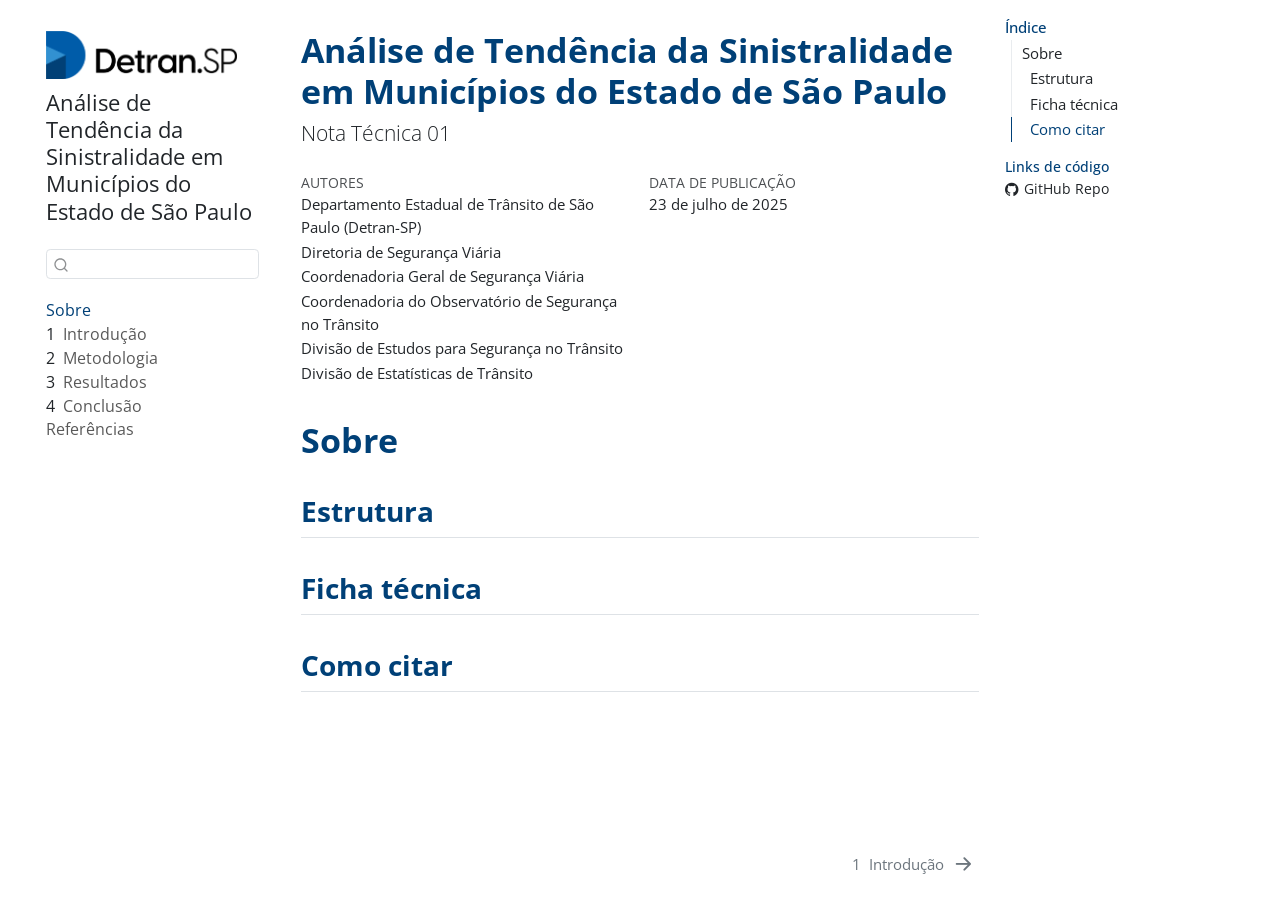
<file: docs/index.html>
<!DOCTYPE html>
<html xmlns="http://www.w3.org/1999/xhtml" lang="pt-BR" xml:lang="pt-BR"><head>

<meta charset="utf-8">
<meta name="generator" content="quarto-1.7.29">

<meta name="viewport" content="width=device-width, initial-scale=1.0, user-scalable=yes">

<meta name="author" content="Departamento Estadual de Trânsito de São Paulo (Detran-SP)">
<meta name="author" content="Diretoria de Segurança Viária">
<meta name="author" content="Coordenadoria Geral de Segurança Viária">
<meta name="author" content="Coordenadoria do Observatório de Segurança no Trânsito">
<meta name="author" content="Divisão de Estudos para Segurança no Trânsito">
<meta name="author" content="Divisão de Estatísticas de Trânsito">

<title>Análise de Tendência da Sinistralidade em Municípios do Estado de São Paulo</title>
<style>
code{white-space: pre-wrap;}
span.smallcaps{font-variant: small-caps;}
div.columns{display: flex; gap: min(4vw, 1.5em);}
div.column{flex: auto; overflow-x: auto;}
div.hanging-indent{margin-left: 1.5em; text-indent: -1.5em;}
ul.task-list{list-style: none;}
ul.task-list li input[type="checkbox"] {
  width: 0.8em;
  margin: 0 0.8em 0.2em -1em; /* quarto-specific, see https://github.com/quarto-dev/quarto-cli/issues/4556 */ 
  vertical-align: middle;
}
</style>


<script src="site_libs/quarto-nav/quarto-nav.js"></script>
<script src="site_libs/quarto-nav/headroom.min.js"></script>
<script src="site_libs/clipboard/clipboard.min.js"></script>
<script src="site_libs/quarto-search/autocomplete.umd.js"></script>
<script src="site_libs/quarto-search/fuse.min.js"></script>
<script src="site_libs/quarto-search/quarto-search.js"></script>
<meta name="quarto:offset" content="./">
<link href="./01-introducao.html" rel="next">
<script src="site_libs/quarto-html/quarto.js" type="module"></script>
<script src="site_libs/quarto-html/tabsets/tabsets.js" type="module"></script>
<script src="site_libs/quarto-html/popper.min.js"></script>
<script src="site_libs/quarto-html/tippy.umd.min.js"></script>
<script src="site_libs/quarto-html/anchor.min.js"></script>
<link href="site_libs/quarto-html/tippy.css" rel="stylesheet">
<link href="site_libs/quarto-html/quarto-syntax-highlighting-0815c480559380816a4d1ea211a47e91.css" rel="stylesheet" id="quarto-text-highlighting-styles">
<script src="site_libs/bootstrap/bootstrap.min.js"></script>
<link href="site_libs/bootstrap/bootstrap-icons.css" rel="stylesheet">
<link href="site_libs/bootstrap/bootstrap-4c45f1c5df16a2c79d4b30ee417fadc2.min.css" rel="stylesheet" append-hash="true" id="quarto-bootstrap" data-mode="light">
<script id="quarto-search-options" type="application/json">{
  "location": "sidebar",
  "copy-button": false,
  "collapse-after": 3,
  "panel-placement": "start",
  "type": "textbox",
  "limit": 50,
  "keyboard-shortcut": [
    "f",
    "/",
    "s"
  ],
  "show-item-context": false,
  "language": {
    "search-no-results-text": "Nenhum resultado",
    "search-matching-documents-text": "documentos correspondentes",
    "search-copy-link-title": "Copiar link para a busca",
    "search-hide-matches-text": "Esconder correspondências adicionais",
    "search-more-match-text": "mais correspondência neste documento",
    "search-more-matches-text": "mais correspondências neste documento",
    "search-clear-button-title": "Limpar",
    "search-text-placeholder": "",
    "search-detached-cancel-button-title": "Cancelar",
    "search-submit-button-title": "Enviar",
    "search-label": "Procurar"
  }
}</script>


</head>

<body class="nav-sidebar floating quarto-light">

<div id="quarto-search-results"></div>
  <header id="quarto-header" class="headroom fixed-top">
  <nav class="quarto-secondary-nav">
    <div class="container-fluid d-flex">
      <button type="button" class="quarto-btn-toggle btn" data-bs-toggle="collapse" role="button" data-bs-target=".quarto-sidebar-collapse-item" aria-controls="quarto-sidebar" aria-expanded="false" aria-label="Alternar barra lateral" onclick="if (window.quartoToggleHeadroom) { window.quartoToggleHeadroom(); }">
        <i class="bi bi-layout-text-sidebar-reverse"></i>
      </button>
        <nav class="quarto-page-breadcrumbs" aria-label="breadcrumb"><ol class="breadcrumb"><li class="breadcrumb-item"><a href="./index.html">Sobre</a></li></ol></nav>
        <a class="flex-grow-1" role="navigation" data-bs-toggle="collapse" data-bs-target=".quarto-sidebar-collapse-item" aria-controls="quarto-sidebar" aria-expanded="false" aria-label="Alternar barra lateral" onclick="if (window.quartoToggleHeadroom) { window.quartoToggleHeadroom(); }">      
        </a>
      <button type="button" class="btn quarto-search-button" aria-label="Procurar" onclick="window.quartoOpenSearch();">
        <i class="bi bi-search"></i>
      </button>
    </div>
  </nav>
</header>
<!-- content -->
<div id="quarto-content" class="quarto-container page-columns page-rows-contents page-layout-article">
<!-- sidebar -->
  <nav id="quarto-sidebar" class="sidebar collapse collapse-horizontal quarto-sidebar-collapse-item sidebar-navigation floating overflow-auto">
    <div class="pt-lg-2 mt-2 text-left sidebar-header sidebar-header-stacked">
      <a href="./index.html" class="sidebar-logo-link">
      <img src="./img/POLI_HORIZONTAL_PNG.png" alt="" class="sidebar-logo py-0 d-lg-inline d-none">
      </a>
    <div class="sidebar-title mb-0 py-0">
      <a href="./">Análise de Tendência da Sinistralidade em Municípios do Estado de São Paulo</a> 
    </div>
      </div>
        <div class="mt-2 flex-shrink-0 align-items-center">
        <div class="sidebar-search">
        <div id="quarto-search" class="" title="Procurar"></div>
        </div>
        </div>
    <div class="sidebar-menu-container"> 
    <ul class="list-unstyled mt-1">
        <li class="sidebar-item">
  <div class="sidebar-item-container"> 
  <a href="./index.html" class="sidebar-item-text sidebar-link active">
 <span class="menu-text">Sobre</span></a>
  </div>
</li>
        <li class="sidebar-item">
  <div class="sidebar-item-container"> 
  <a href="./01-introducao.html" class="sidebar-item-text sidebar-link">
 <span class="menu-text"><span class="chapter-number">1</span>&nbsp; <span class="chapter-title">Introdução</span></span></a>
  </div>
</li>
        <li class="sidebar-item">
  <div class="sidebar-item-container"> 
  <a href="./02-metodologia.html" class="sidebar-item-text sidebar-link">
 <span class="menu-text"><span class="chapter-number">2</span>&nbsp; <span class="chapter-title">Metodologia</span></span></a>
  </div>
</li>
        <li class="sidebar-item">
  <div class="sidebar-item-container"> 
  <a href="./03-resultados.html" class="sidebar-item-text sidebar-link">
 <span class="menu-text"><span class="chapter-number">3</span>&nbsp; <span class="chapter-title">Resultados</span></span></a>
  </div>
</li>
        <li class="sidebar-item">
  <div class="sidebar-item-container"> 
  <a href="./04-conclusao.html" class="sidebar-item-text sidebar-link">
 <span class="menu-text"><span class="chapter-number">4</span>&nbsp; <span class="chapter-title">Conclusão</span></span></a>
  </div>
</li>
        <li class="sidebar-item">
  <div class="sidebar-item-container"> 
  <a href="./05-referencias.html" class="sidebar-item-text sidebar-link">
 <span class="menu-text">Referências</span></a>
  </div>
</li>
    </ul>
    </div>
</nav>
<div id="quarto-sidebar-glass" class="quarto-sidebar-collapse-item" data-bs-toggle="collapse" data-bs-target=".quarto-sidebar-collapse-item"></div>
<!-- margin-sidebar -->
    <div id="quarto-margin-sidebar" class="sidebar margin-sidebar">
        <nav id="TOC" role="doc-toc" class="toc-active">
    <h2 id="toc-title">Índice</h2>
   
  <ul>
  <li><a href="#sobre" id="toc-sobre" class="nav-link active" data-scroll-target="#sobre">Sobre</a>
  <ul>
  <li><a href="#estrutura" id="toc-estrutura" class="nav-link" data-scroll-target="#estrutura">Estrutura</a></li>
  <li><a href="#ficha-técnica" id="toc-ficha-técnica" class="nav-link" data-scroll-target="#ficha-técnica">Ficha técnica</a></li>
  <li><a href="#como-citar" id="toc-como-citar" class="nav-link" data-scroll-target="#como-citar">Como citar</a></li>
  </ul></li>
  </ul>
<div class="quarto-code-links"><h2>Links de código</h2><ul><li><a href="https://github.com/Detran-SP/tendencia_municipios/" target="_blank"><i class="bi bi-github"></i>GitHub Repo</a></li></ul></div></nav>
    </div>
<!-- main -->
<main class="content" id="quarto-document-content">

<header id="title-block-header" class="quarto-title-block default">
<div class="quarto-title">
<h1 class="title">Análise de Tendência da Sinistralidade em Municípios do Estado de São Paulo</h1>
<p class="subtitle lead">Nota Técnica 01</p>
</div>



<div class="quarto-title-meta">

    <div>
    <div class="quarto-title-meta-heading">Autores</div>
    <div class="quarto-title-meta-contents">
             <p>Departamento Estadual de Trânsito de São Paulo (Detran-SP) </p>
             <p>Diretoria de Segurança Viária </p>
             <p>Coordenadoria Geral de Segurança Viária </p>
             <p>Coordenadoria do Observatório de Segurança no Trânsito </p>
             <p>Divisão de Estudos para Segurança no Trânsito </p>
             <p>Divisão de Estatísticas de Trânsito </p>
          </div>
  </div>
    
    <div>
    <div class="quarto-title-meta-heading">Data de Publicação</div>
    <div class="quarto-title-meta-contents">
      <p class="date">23 de julho de 2025</p>
    </div>
  </div>
  
    
  </div>
  


</header>


<section id="sobre" class="level1 unnumbered">
<h1 class="unnumbered">Sobre</h1>
<section id="estrutura" class="level2">
<h2 class="anchored" data-anchor-id="estrutura">Estrutura</h2>
</section>
<section id="ficha-técnica" class="level2">
<h2 class="anchored" data-anchor-id="ficha-técnica">Ficha técnica</h2>
</section>
<section id="como-citar" class="level2">
<h2 class="anchored" data-anchor-id="como-citar">Como citar</h2>


</section>
</section>

</main> <!-- /main -->
<script id="quarto-html-after-body" type="application/javascript">
  window.document.addEventListener("DOMContentLoaded", function (event) {
    const icon = "";
    const anchorJS = new window.AnchorJS();
    anchorJS.options = {
      placement: 'right',
      icon: icon
    };
    anchorJS.add('.anchored');
    const isCodeAnnotation = (el) => {
      for (const clz of el.classList) {
        if (clz.startsWith('code-annotation-')) {                     
          return true;
        }
      }
      return false;
    }
    const onCopySuccess = function(e) {
      // button target
      const button = e.trigger;
      // don't keep focus
      button.blur();
      // flash "checked"
      button.classList.add('code-copy-button-checked');
      var currentTitle = button.getAttribute("title");
      button.setAttribute("title", "Copiada");
      let tooltip;
      if (window.bootstrap) {
        button.setAttribute("data-bs-toggle", "tooltip");
        button.setAttribute("data-bs-placement", "left");
        button.setAttribute("data-bs-title", "Copiada");
        tooltip = new bootstrap.Tooltip(button, 
          { trigger: "manual", 
            customClass: "code-copy-button-tooltip",
            offset: [0, -8]});
        tooltip.show();    
      }
      setTimeout(function() {
        if (tooltip) {
          tooltip.hide();
          button.removeAttribute("data-bs-title");
          button.removeAttribute("data-bs-toggle");
          button.removeAttribute("data-bs-placement");
        }
        button.setAttribute("title", currentTitle);
        button.classList.remove('code-copy-button-checked');
      }, 1000);
      // clear code selection
      e.clearSelection();
    }
    const getTextToCopy = function(trigger) {
        const codeEl = trigger.previousElementSibling.cloneNode(true);
        for (const childEl of codeEl.children) {
          if (isCodeAnnotation(childEl)) {
            childEl.remove();
          }
        }
        return codeEl.innerText;
    }
    const clipboard = new window.ClipboardJS('.code-copy-button:not([data-in-quarto-modal])', {
      text: getTextToCopy
    });
    clipboard.on('success', onCopySuccess);
    if (window.document.getElementById('quarto-embedded-source-code-modal')) {
      const clipboardModal = new window.ClipboardJS('.code-copy-button[data-in-quarto-modal]', {
        text: getTextToCopy,
        container: window.document.getElementById('quarto-embedded-source-code-modal')
      });
      clipboardModal.on('success', onCopySuccess);
    }
      var localhostRegex = new RegExp(/^(?:http|https):\/\/localhost\:?[0-9]*\//);
      var mailtoRegex = new RegExp(/^mailto:/);
        var filterRegex = new RegExp('/' + window.location.host + '/');
      var isInternal = (href) => {
          return filterRegex.test(href) || localhostRegex.test(href) || mailtoRegex.test(href);
      }
      // Inspect non-navigation links and adorn them if external
     var links = window.document.querySelectorAll('a[href]:not(.nav-link):not(.navbar-brand):not(.toc-action):not(.sidebar-link):not(.sidebar-item-toggle):not(.pagination-link):not(.no-external):not([aria-hidden]):not(.dropdown-item):not(.quarto-navigation-tool):not(.about-link)');
      for (var i=0; i<links.length; i++) {
        const link = links[i];
        if (!isInternal(link.href)) {
          // undo the damage that might have been done by quarto-nav.js in the case of
          // links that we want to consider external
          if (link.dataset.originalHref !== undefined) {
            link.href = link.dataset.originalHref;
          }
        }
      }
    function tippyHover(el, contentFn, onTriggerFn, onUntriggerFn) {
      const config = {
        allowHTML: true,
        maxWidth: 500,
        delay: 100,
        arrow: false,
        appendTo: function(el) {
            return el.parentElement;
        },
        interactive: true,
        interactiveBorder: 10,
        theme: 'quarto',
        placement: 'bottom-start',
      };
      if (contentFn) {
        config.content = contentFn;
      }
      if (onTriggerFn) {
        config.onTrigger = onTriggerFn;
      }
      if (onUntriggerFn) {
        config.onUntrigger = onUntriggerFn;
      }
      window.tippy(el, config); 
    }
    const noterefs = window.document.querySelectorAll('a[role="doc-noteref"]');
    for (var i=0; i<noterefs.length; i++) {
      const ref = noterefs[i];
      tippyHover(ref, function() {
        // use id or data attribute instead here
        let href = ref.getAttribute('data-footnote-href') || ref.getAttribute('href');
        try { href = new URL(href).hash; } catch {}
        const id = href.replace(/^#\/?/, "");
        const note = window.document.getElementById(id);
        if (note) {
          return note.innerHTML;
        } else {
          return "";
        }
      });
    }
    const xrefs = window.document.querySelectorAll('a.quarto-xref');
    const processXRef = (id, note) => {
      // Strip column container classes
      const stripColumnClz = (el) => {
        el.classList.remove("page-full", "page-columns");
        if (el.children) {
          for (const child of el.children) {
            stripColumnClz(child);
          }
        }
      }
      stripColumnClz(note)
      if (id === null || id.startsWith('sec-')) {
        // Special case sections, only their first couple elements
        const container = document.createElement("div");
        if (note.children && note.children.length > 2) {
          container.appendChild(note.children[0].cloneNode(true));
          for (let i = 1; i < note.children.length; i++) {
            const child = note.children[i];
            if (child.tagName === "P" && child.innerText === "") {
              continue;
            } else {
              container.appendChild(child.cloneNode(true));
              break;
            }
          }
          if (window.Quarto?.typesetMath) {
            window.Quarto.typesetMath(container);
          }
          return container.innerHTML
        } else {
          if (window.Quarto?.typesetMath) {
            window.Quarto.typesetMath(note);
          }
          return note.innerHTML;
        }
      } else {
        // Remove any anchor links if they are present
        const anchorLink = note.querySelector('a.anchorjs-link');
        if (anchorLink) {
          anchorLink.remove();
        }
        if (window.Quarto?.typesetMath) {
          window.Quarto.typesetMath(note);
        }
        if (note.classList.contains("callout")) {
          return note.outerHTML;
        } else {
          return note.innerHTML;
        }
      }
    }
    for (var i=0; i<xrefs.length; i++) {
      const xref = xrefs[i];
      tippyHover(xref, undefined, function(instance) {
        instance.disable();
        let url = xref.getAttribute('href');
        let hash = undefined; 
        if (url.startsWith('#')) {
          hash = url;
        } else {
          try { hash = new URL(url).hash; } catch {}
        }
        if (hash) {
          const id = hash.replace(/^#\/?/, "");
          const note = window.document.getElementById(id);
          if (note !== null) {
            try {
              const html = processXRef(id, note.cloneNode(true));
              instance.setContent(html);
            } finally {
              instance.enable();
              instance.show();
            }
          } else {
            // See if we can fetch this
            fetch(url.split('#')[0])
            .then(res => res.text())
            .then(html => {
              const parser = new DOMParser();
              const htmlDoc = parser.parseFromString(html, "text/html");
              const note = htmlDoc.getElementById(id);
              if (note !== null) {
                const html = processXRef(id, note);
                instance.setContent(html);
              } 
            }).finally(() => {
              instance.enable();
              instance.show();
            });
          }
        } else {
          // See if we can fetch a full url (with no hash to target)
          // This is a special case and we should probably do some content thinning / targeting
          fetch(url)
          .then(res => res.text())
          .then(html => {
            const parser = new DOMParser();
            const htmlDoc = parser.parseFromString(html, "text/html");
            const note = htmlDoc.querySelector('main.content');
            if (note !== null) {
              // This should only happen for chapter cross references
              // (since there is no id in the URL)
              // remove the first header
              if (note.children.length > 0 && note.children[0].tagName === "HEADER") {
                note.children[0].remove();
              }
              const html = processXRef(null, note);
              instance.setContent(html);
            } 
          }).finally(() => {
            instance.enable();
            instance.show();
          });
        }
      }, function(instance) {
      });
    }
        let selectedAnnoteEl;
        const selectorForAnnotation = ( cell, annotation) => {
          let cellAttr = 'data-code-cell="' + cell + '"';
          let lineAttr = 'data-code-annotation="' +  annotation + '"';
          const selector = 'span[' + cellAttr + '][' + lineAttr + ']';
          return selector;
        }
        const selectCodeLines = (annoteEl) => {
          const doc = window.document;
          const targetCell = annoteEl.getAttribute("data-target-cell");
          const targetAnnotation = annoteEl.getAttribute("data-target-annotation");
          const annoteSpan = window.document.querySelector(selectorForAnnotation(targetCell, targetAnnotation));
          const lines = annoteSpan.getAttribute("data-code-lines").split(",");
          const lineIds = lines.map((line) => {
            return targetCell + "-" + line;
          })
          let top = null;
          let height = null;
          let parent = null;
          if (lineIds.length > 0) {
              //compute the position of the single el (top and bottom and make a div)
              const el = window.document.getElementById(lineIds[0]);
              top = el.offsetTop;
              height = el.offsetHeight;
              parent = el.parentElement.parentElement;
            if (lineIds.length > 1) {
              const lastEl = window.document.getElementById(lineIds[lineIds.length - 1]);
              const bottom = lastEl.offsetTop + lastEl.offsetHeight;
              height = bottom - top;
            }
            if (top !== null && height !== null && parent !== null) {
              // cook up a div (if necessary) and position it 
              let div = window.document.getElementById("code-annotation-line-highlight");
              if (div === null) {
                div = window.document.createElement("div");
                div.setAttribute("id", "code-annotation-line-highlight");
                div.style.position = 'absolute';
                parent.appendChild(div);
              }
              div.style.top = top - 2 + "px";
              div.style.height = height + 4 + "px";
              div.style.left = 0;
              let gutterDiv = window.document.getElementById("code-annotation-line-highlight-gutter");
              if (gutterDiv === null) {
                gutterDiv = window.document.createElement("div");
                gutterDiv.setAttribute("id", "code-annotation-line-highlight-gutter");
                gutterDiv.style.position = 'absolute';
                const codeCell = window.document.getElementById(targetCell);
                const gutter = codeCell.querySelector('.code-annotation-gutter');
                gutter.appendChild(gutterDiv);
              }
              gutterDiv.style.top = top - 2 + "px";
              gutterDiv.style.height = height + 4 + "px";
            }
            selectedAnnoteEl = annoteEl;
          }
        };
        const unselectCodeLines = () => {
          const elementsIds = ["code-annotation-line-highlight", "code-annotation-line-highlight-gutter"];
          elementsIds.forEach((elId) => {
            const div = window.document.getElementById(elId);
            if (div) {
              div.remove();
            }
          });
          selectedAnnoteEl = undefined;
        };
          // Handle positioning of the toggle
      window.addEventListener(
        "resize",
        throttle(() => {
          elRect = undefined;
          if (selectedAnnoteEl) {
            selectCodeLines(selectedAnnoteEl);
          }
        }, 10)
      );
      function throttle(fn, ms) {
      let throttle = false;
      let timer;
        return (...args) => {
          if(!throttle) { // first call gets through
              fn.apply(this, args);
              throttle = true;
          } else { // all the others get throttled
              if(timer) clearTimeout(timer); // cancel #2
              timer = setTimeout(() => {
                fn.apply(this, args);
                timer = throttle = false;
              }, ms);
          }
        };
      }
        // Attach click handler to the DT
        const annoteDls = window.document.querySelectorAll('dt[data-target-cell]');
        for (const annoteDlNode of annoteDls) {
          annoteDlNode.addEventListener('click', (event) => {
            const clickedEl = event.target;
            if (clickedEl !== selectedAnnoteEl) {
              unselectCodeLines();
              const activeEl = window.document.querySelector('dt[data-target-cell].code-annotation-active');
              if (activeEl) {
                activeEl.classList.remove('code-annotation-active');
              }
              selectCodeLines(clickedEl);
              clickedEl.classList.add('code-annotation-active');
            } else {
              // Unselect the line
              unselectCodeLines();
              clickedEl.classList.remove('code-annotation-active');
            }
          });
        }
    const findCites = (el) => {
      const parentEl = el.parentElement;
      if (parentEl) {
        const cites = parentEl.dataset.cites;
        if (cites) {
          return {
            el,
            cites: cites.split(' ')
          };
        } else {
          return findCites(el.parentElement)
        }
      } else {
        return undefined;
      }
    };
    var bibliorefs = window.document.querySelectorAll('a[role="doc-biblioref"]');
    for (var i=0; i<bibliorefs.length; i++) {
      const ref = bibliorefs[i];
      const citeInfo = findCites(ref);
      if (citeInfo) {
        tippyHover(citeInfo.el, function() {
          var popup = window.document.createElement('div');
          citeInfo.cites.forEach(function(cite) {
            var citeDiv = window.document.createElement('div');
            citeDiv.classList.add('hanging-indent');
            citeDiv.classList.add('csl-entry');
            var biblioDiv = window.document.getElementById('ref-' + cite);
            if (biblioDiv) {
              citeDiv.innerHTML = biblioDiv.innerHTML;
            }
            popup.appendChild(citeDiv);
          });
          return popup.innerHTML;
        });
      }
    }
  });
  </script>
<nav class="page-navigation">
  <div class="nav-page nav-page-previous">
  </div>
  <div class="nav-page nav-page-next">
      <a href="./01-introducao.html" class="pagination-link" aria-label="Introdução">
        <span class="nav-page-text"><span class="chapter-number">1</span>&nbsp; <span class="chapter-title">Introdução</span></span> <i class="bi bi-arrow-right-short"></i>
      </a>
  </div>
</nav>
</div> <!-- /content -->




</body></html>
</file>
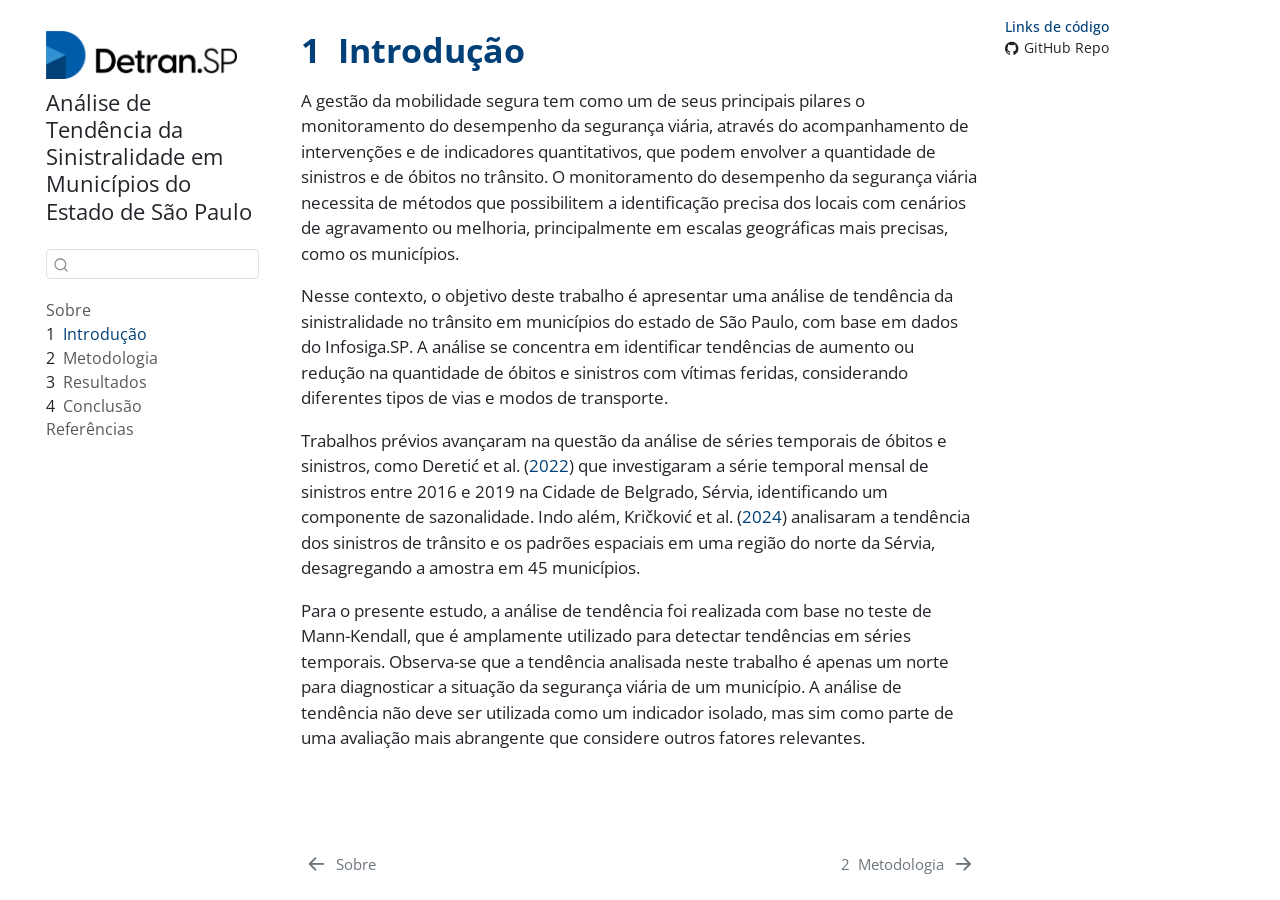
<file: docs/01-introducao.html>
<!DOCTYPE html>
<html xmlns="http://www.w3.org/1999/xhtml" lang="pt-BR" xml:lang="pt-BR"><head>

<meta charset="utf-8">
<meta name="generator" content="quarto-1.7.29">

<meta name="viewport" content="width=device-width, initial-scale=1.0, user-scalable=yes">


<title>1&nbsp; Introdução – Análise de Tendência da Sinistralidade em Municípios do Estado de São Paulo</title>
<style>
code{white-space: pre-wrap;}
span.smallcaps{font-variant: small-caps;}
div.columns{display: flex; gap: min(4vw, 1.5em);}
div.column{flex: auto; overflow-x: auto;}
div.hanging-indent{margin-left: 1.5em; text-indent: -1.5em;}
ul.task-list{list-style: none;}
ul.task-list li input[type="checkbox"] {
  width: 0.8em;
  margin: 0 0.8em 0.2em -1em; /* quarto-specific, see https://github.com/quarto-dev/quarto-cli/issues/4556 */ 
  vertical-align: middle;
}
/* CSS for citations */
div.csl-bib-body { }
div.csl-entry {
  clear: both;
  margin-bottom: 0em;
}
.hanging-indent div.csl-entry {
  margin-left:2em;
  text-indent:-2em;
}
div.csl-left-margin {
  min-width:2em;
  float:left;
}
div.csl-right-inline {
  margin-left:2em;
  padding-left:1em;
}
div.csl-indent {
  margin-left: 2em;
}</style>


<script src="site_libs/quarto-nav/quarto-nav.js"></script>
<script src="site_libs/quarto-nav/headroom.min.js"></script>
<script src="site_libs/clipboard/clipboard.min.js"></script>
<script src="site_libs/quarto-search/autocomplete.umd.js"></script>
<script src="site_libs/quarto-search/fuse.min.js"></script>
<script src="site_libs/quarto-search/quarto-search.js"></script>
<meta name="quarto:offset" content="./">
<link href="./02-metodologia.html" rel="next">
<link href="./index.html" rel="prev">
<script src="site_libs/quarto-html/quarto.js" type="module"></script>
<script src="site_libs/quarto-html/tabsets/tabsets.js" type="module"></script>
<script src="site_libs/quarto-html/popper.min.js"></script>
<script src="site_libs/quarto-html/tippy.umd.min.js"></script>
<script src="site_libs/quarto-html/anchor.min.js"></script>
<link href="site_libs/quarto-html/tippy.css" rel="stylesheet">
<link href="site_libs/quarto-html/quarto-syntax-highlighting-0815c480559380816a4d1ea211a47e91.css" rel="stylesheet" id="quarto-text-highlighting-styles">
<script src="site_libs/bootstrap/bootstrap.min.js"></script>
<link href="site_libs/bootstrap/bootstrap-icons.css" rel="stylesheet">
<link href="site_libs/bootstrap/bootstrap-4c45f1c5df16a2c79d4b30ee417fadc2.min.css" rel="stylesheet" append-hash="true" id="quarto-bootstrap" data-mode="light">
<script id="quarto-search-options" type="application/json">{
  "location": "sidebar",
  "copy-button": false,
  "collapse-after": 3,
  "panel-placement": "start",
  "type": "textbox",
  "limit": 50,
  "keyboard-shortcut": [
    "f",
    "/",
    "s"
  ],
  "show-item-context": false,
  "language": {
    "search-no-results-text": "Nenhum resultado",
    "search-matching-documents-text": "documentos correspondentes",
    "search-copy-link-title": "Copiar link para a busca",
    "search-hide-matches-text": "Esconder correspondências adicionais",
    "search-more-match-text": "mais correspondência neste documento",
    "search-more-matches-text": "mais correspondências neste documento",
    "search-clear-button-title": "Limpar",
    "search-text-placeholder": "",
    "search-detached-cancel-button-title": "Cancelar",
    "search-submit-button-title": "Enviar",
    "search-label": "Procurar"
  }
}</script>


</head>

<body class="nav-sidebar floating quarto-light">

<div id="quarto-search-results"></div>
  <header id="quarto-header" class="headroom fixed-top">
  <nav class="quarto-secondary-nav">
    <div class="container-fluid d-flex">
      <button type="button" class="quarto-btn-toggle btn" data-bs-toggle="collapse" role="button" data-bs-target=".quarto-sidebar-collapse-item" aria-controls="quarto-sidebar" aria-expanded="false" aria-label="Alternar barra lateral" onclick="if (window.quartoToggleHeadroom) { window.quartoToggleHeadroom(); }">
        <i class="bi bi-layout-text-sidebar-reverse"></i>
      </button>
        <nav class="quarto-page-breadcrumbs" aria-label="breadcrumb"><ol class="breadcrumb"><li class="breadcrumb-item"><a href="./01-introducao.html"><span class="chapter-number">1</span>&nbsp; <span class="chapter-title">Introdução</span></a></li></ol></nav>
        <a class="flex-grow-1" role="navigation" data-bs-toggle="collapse" data-bs-target=".quarto-sidebar-collapse-item" aria-controls="quarto-sidebar" aria-expanded="false" aria-label="Alternar barra lateral" onclick="if (window.quartoToggleHeadroom) { window.quartoToggleHeadroom(); }">      
        </a>
      <button type="button" class="btn quarto-search-button" aria-label="Procurar" onclick="window.quartoOpenSearch();">
        <i class="bi bi-search"></i>
      </button>
    </div>
  </nav>
</header>
<!-- content -->
<div id="quarto-content" class="quarto-container page-columns page-rows-contents page-layout-article">
<!-- sidebar -->
  <nav id="quarto-sidebar" class="sidebar collapse collapse-horizontal quarto-sidebar-collapse-item sidebar-navigation floating overflow-auto">
    <div class="pt-lg-2 mt-2 text-left sidebar-header sidebar-header-stacked">
      <a href="./index.html" class="sidebar-logo-link">
      <img src="./img/POLI_HORIZONTAL_PNG.png" alt="" class="sidebar-logo py-0 d-lg-inline d-none">
      </a>
    <div class="sidebar-title mb-0 py-0">
      <a href="./">Análise de Tendência da Sinistralidade em Municípios do Estado de São Paulo</a> 
    </div>
      </div>
        <div class="mt-2 flex-shrink-0 align-items-center">
        <div class="sidebar-search">
        <div id="quarto-search" class="" title="Procurar"></div>
        </div>
        </div>
    <div class="sidebar-menu-container"> 
    <ul class="list-unstyled mt-1">
        <li class="sidebar-item">
  <div class="sidebar-item-container"> 
  <a href="./index.html" class="sidebar-item-text sidebar-link">
 <span class="menu-text">Sobre</span></a>
  </div>
</li>
        <li class="sidebar-item">
  <div class="sidebar-item-container"> 
  <a href="./01-introducao.html" class="sidebar-item-text sidebar-link active">
 <span class="menu-text"><span class="chapter-number">1</span>&nbsp; <span class="chapter-title">Introdução</span></span></a>
  </div>
</li>
        <li class="sidebar-item">
  <div class="sidebar-item-container"> 
  <a href="./02-metodologia.html" class="sidebar-item-text sidebar-link">
 <span class="menu-text"><span class="chapter-number">2</span>&nbsp; <span class="chapter-title">Metodologia</span></span></a>
  </div>
</li>
        <li class="sidebar-item">
  <div class="sidebar-item-container"> 
  <a href="./03-resultados.html" class="sidebar-item-text sidebar-link">
 <span class="menu-text"><span class="chapter-number">3</span>&nbsp; <span class="chapter-title">Resultados</span></span></a>
  </div>
</li>
        <li class="sidebar-item">
  <div class="sidebar-item-container"> 
  <a href="./04-conclusao.html" class="sidebar-item-text sidebar-link">
 <span class="menu-text"><span class="chapter-number">4</span>&nbsp; <span class="chapter-title">Conclusão</span></span></a>
  </div>
</li>
        <li class="sidebar-item">
  <div class="sidebar-item-container"> 
  <a href="./05-referencias.html" class="sidebar-item-text sidebar-link">
 <span class="menu-text">Referências</span></a>
  </div>
</li>
    </ul>
    </div>
</nav>
<div id="quarto-sidebar-glass" class="quarto-sidebar-collapse-item" data-bs-toggle="collapse" data-bs-target=".quarto-sidebar-collapse-item"></div>
<!-- margin-sidebar -->
    <div id="quarto-margin-sidebar" class="sidebar margin-sidebar">
        
    <div class="quarto-code-links"><h2>Links de código</h2><ul><li><a href="https://github.com/Detran-SP/tendencia_municipios/" target="_blank"><i class="bi bi-github"></i>GitHub Repo</a></li></ul></div></div>
<!-- main -->
<main class="content" id="quarto-document-content">

<header id="title-block-header" class="quarto-title-block default">
<div class="quarto-title">
<h1 class="title"><span id="sec-introduction" class="quarto-section-identifier"><span class="chapter-number">1</span>&nbsp; <span class="chapter-title">Introdução</span></span></h1>
</div>



<div class="quarto-title-meta">

    
  
    
  </div>
  


</header>


<p>A gestão da mobilidade segura tem como um de seus principais pilares o monitoramento do desempenho da segurança viária, através do acompanhamento de intervenções e de indicadores quantitativos, que podem envolver a quantidade de sinistros e de óbitos no trânsito. O monitoramento do desempenho da segurança viária necessita de métodos que possibilitem a identificação precisa dos locais com cenários de agravamento ou melhoria, principalmente em escalas geográficas mais precisas, como os municípios.</p>
<p>Nesse contexto, o objetivo deste trabalho é apresentar uma análise de tendência da sinistralidade no trânsito em municípios do estado de São Paulo, com base em dados do Infosiga.SP. A análise se concentra em identificar tendências de aumento ou redução na quantidade de óbitos e sinistros com vítimas feridas, considerando diferentes tipos de vias e modos de transporte.</p>
<p>Trabalhos prévios avançaram na questão da análise de séries temporais de óbitos e sinistros, como <span class="citation" data-cites="dereticSARIMAModellingApproach2022">Deretić et al. (<a href="05-referencias.html#ref-dereticSARIMAModellingApproach2022" role="doc-biblioref">2022</a>)</span> que investigaram a série temporal mensal de sinistros entre 2016 e 2019 na Cidade de Belgrado, Sérvia, identificando um componente de sazonalidade. Indo além, <span class="citation" data-cites="krickovicSpatialtemporalTrendAnalysis2024">Kričković et al. (<a href="05-referencias.html#ref-krickovicSpatialtemporalTrendAnalysis2024" role="doc-biblioref">2024</a>)</span> analisaram a tendência dos sinistros de trânsito e os padrões espaciais em uma região do norte da Sérvia, desagregando a amostra em 45 municípios.</p>
<p>Para o presente estudo, a análise de tendência foi realizada com base no teste de Mann-Kendall, que é amplamente utilizado para detectar tendências em séries temporais. Observa-se que a tendência analisada neste trabalho é apenas um norte para diagnosticar a situação da segurança viária de um município. A análise de tendência não deve ser utilizada como um indicador isolado, mas sim como parte de uma avaliação mais abrangente que considere outros fatores relevantes.</p>


<div id="refs" class="references csl-bib-body hanging-indent" data-entry-spacing="0" role="list" style="display: none">
<div id="ref-dereticSARIMAModellingApproach2022" class="csl-entry" role="listitem">
Deretić, Nemanja, Dragan Stanimirović, Mohammed Al Awadh, Nikola Vujanović, e Aleksandar Djukić. 2022. <span>“<span>SARIMA Modelling Approach</span> for <span>Forecasting</span> of <span>Traffic Accidents</span>”</span>. <em>Sustainability</em> 14 (8): 4403. <a href="https://doi.org/10.3390/su14084403">https://doi.org/10.3390/su14084403</a>.
</div>
<div id="ref-krickovicSpatialtemporalTrendAnalysis2024" class="csl-entry" role="listitem">
Kričković, Emina, Tin Lukić, Tanja Srejić, Anastazija Stojšić-Milosavljević, Vladimir Stojanović, e Zoran Kričković. 2024. <span>“Spatial-Temporal and Trend Analysis of Traffic Accidents in <span>AP Vojvodina</span> (<span>North Serbia</span>)”</span>. <em>Open Geosciences</em> 16 (1): 20220630. <a href="https://doi.org/10.1515/geo-2022-0630">https://doi.org/10.1515/geo-2022-0630</a>.
</div>
</div>

</main> <!-- /main -->
<script id="quarto-html-after-body" type="application/javascript">
  window.document.addEventListener("DOMContentLoaded", function (event) {
    const icon = "";
    const anchorJS = new window.AnchorJS();
    anchorJS.options = {
      placement: 'right',
      icon: icon
    };
    anchorJS.add('.anchored');
    const isCodeAnnotation = (el) => {
      for (const clz of el.classList) {
        if (clz.startsWith('code-annotation-')) {                     
          return true;
        }
      }
      return false;
    }
    const onCopySuccess = function(e) {
      // button target
      const button = e.trigger;
      // don't keep focus
      button.blur();
      // flash "checked"
      button.classList.add('code-copy-button-checked');
      var currentTitle = button.getAttribute("title");
      button.setAttribute("title", "Copiada");
      let tooltip;
      if (window.bootstrap) {
        button.setAttribute("data-bs-toggle", "tooltip");
        button.setAttribute("data-bs-placement", "left");
        button.setAttribute("data-bs-title", "Copiada");
        tooltip = new bootstrap.Tooltip(button, 
          { trigger: "manual", 
            customClass: "code-copy-button-tooltip",
            offset: [0, -8]});
        tooltip.show();    
      }
      setTimeout(function() {
        if (tooltip) {
          tooltip.hide();
          button.removeAttribute("data-bs-title");
          button.removeAttribute("data-bs-toggle");
          button.removeAttribute("data-bs-placement");
        }
        button.setAttribute("title", currentTitle);
        button.classList.remove('code-copy-button-checked');
      }, 1000);
      // clear code selection
      e.clearSelection();
    }
    const getTextToCopy = function(trigger) {
        const codeEl = trigger.previousElementSibling.cloneNode(true);
        for (const childEl of codeEl.children) {
          if (isCodeAnnotation(childEl)) {
            childEl.remove();
          }
        }
        return codeEl.innerText;
    }
    const clipboard = new window.ClipboardJS('.code-copy-button:not([data-in-quarto-modal])', {
      text: getTextToCopy
    });
    clipboard.on('success', onCopySuccess);
    if (window.document.getElementById('quarto-embedded-source-code-modal')) {
      const clipboardModal = new window.ClipboardJS('.code-copy-button[data-in-quarto-modal]', {
        text: getTextToCopy,
        container: window.document.getElementById('quarto-embedded-source-code-modal')
      });
      clipboardModal.on('success', onCopySuccess);
    }
      var localhostRegex = new RegExp(/^(?:http|https):\/\/localhost\:?[0-9]*\//);
      var mailtoRegex = new RegExp(/^mailto:/);
        var filterRegex = new RegExp('/' + window.location.host + '/');
      var isInternal = (href) => {
          return filterRegex.test(href) || localhostRegex.test(href) || mailtoRegex.test(href);
      }
      // Inspect non-navigation links and adorn them if external
     var links = window.document.querySelectorAll('a[href]:not(.nav-link):not(.navbar-brand):not(.toc-action):not(.sidebar-link):not(.sidebar-item-toggle):not(.pagination-link):not(.no-external):not([aria-hidden]):not(.dropdown-item):not(.quarto-navigation-tool):not(.about-link)');
      for (var i=0; i<links.length; i++) {
        const link = links[i];
        if (!isInternal(link.href)) {
          // undo the damage that might have been done by quarto-nav.js in the case of
          // links that we want to consider external
          if (link.dataset.originalHref !== undefined) {
            link.href = link.dataset.originalHref;
          }
        }
      }
    function tippyHover(el, contentFn, onTriggerFn, onUntriggerFn) {
      const config = {
        allowHTML: true,
        maxWidth: 500,
        delay: 100,
        arrow: false,
        appendTo: function(el) {
            return el.parentElement;
        },
        interactive: true,
        interactiveBorder: 10,
        theme: 'quarto',
        placement: 'bottom-start',
      };
      if (contentFn) {
        config.content = contentFn;
      }
      if (onTriggerFn) {
        config.onTrigger = onTriggerFn;
      }
      if (onUntriggerFn) {
        config.onUntrigger = onUntriggerFn;
      }
      window.tippy(el, config); 
    }
    const noterefs = window.document.querySelectorAll('a[role="doc-noteref"]');
    for (var i=0; i<noterefs.length; i++) {
      const ref = noterefs[i];
      tippyHover(ref, function() {
        // use id or data attribute instead here
        let href = ref.getAttribute('data-footnote-href') || ref.getAttribute('href');
        try { href = new URL(href).hash; } catch {}
        const id = href.replace(/^#\/?/, "");
        const note = window.document.getElementById(id);
        if (note) {
          return note.innerHTML;
        } else {
          return "";
        }
      });
    }
    const xrefs = window.document.querySelectorAll('a.quarto-xref');
    const processXRef = (id, note) => {
      // Strip column container classes
      const stripColumnClz = (el) => {
        el.classList.remove("page-full", "page-columns");
        if (el.children) {
          for (const child of el.children) {
            stripColumnClz(child);
          }
        }
      }
      stripColumnClz(note)
      if (id === null || id.startsWith('sec-')) {
        // Special case sections, only their first couple elements
        const container = document.createElement("div");
        if (note.children && note.children.length > 2) {
          container.appendChild(note.children[0].cloneNode(true));
          for (let i = 1; i < note.children.length; i++) {
            const child = note.children[i];
            if (child.tagName === "P" && child.innerText === "") {
              continue;
            } else {
              container.appendChild(child.cloneNode(true));
              break;
            }
          }
          if (window.Quarto?.typesetMath) {
            window.Quarto.typesetMath(container);
          }
          return container.innerHTML
        } else {
          if (window.Quarto?.typesetMath) {
            window.Quarto.typesetMath(note);
          }
          return note.innerHTML;
        }
      } else {
        // Remove any anchor links if they are present
        const anchorLink = note.querySelector('a.anchorjs-link');
        if (anchorLink) {
          anchorLink.remove();
        }
        if (window.Quarto?.typesetMath) {
          window.Quarto.typesetMath(note);
        }
        if (note.classList.contains("callout")) {
          return note.outerHTML;
        } else {
          return note.innerHTML;
        }
      }
    }
    for (var i=0; i<xrefs.length; i++) {
      const xref = xrefs[i];
      tippyHover(xref, undefined, function(instance) {
        instance.disable();
        let url = xref.getAttribute('href');
        let hash = undefined; 
        if (url.startsWith('#')) {
          hash = url;
        } else {
          try { hash = new URL(url).hash; } catch {}
        }
        if (hash) {
          const id = hash.replace(/^#\/?/, "");
          const note = window.document.getElementById(id);
          if (note !== null) {
            try {
              const html = processXRef(id, note.cloneNode(true));
              instance.setContent(html);
            } finally {
              instance.enable();
              instance.show();
            }
          } else {
            // See if we can fetch this
            fetch(url.split('#')[0])
            .then(res => res.text())
            .then(html => {
              const parser = new DOMParser();
              const htmlDoc = parser.parseFromString(html, "text/html");
              const note = htmlDoc.getElementById(id);
              if (note !== null) {
                const html = processXRef(id, note);
                instance.setContent(html);
              } 
            }).finally(() => {
              instance.enable();
              instance.show();
            });
          }
        } else {
          // See if we can fetch a full url (with no hash to target)
          // This is a special case and we should probably do some content thinning / targeting
          fetch(url)
          .then(res => res.text())
          .then(html => {
            const parser = new DOMParser();
            const htmlDoc = parser.parseFromString(html, "text/html");
            const note = htmlDoc.querySelector('main.content');
            if (note !== null) {
              // This should only happen for chapter cross references
              // (since there is no id in the URL)
              // remove the first header
              if (note.children.length > 0 && note.children[0].tagName === "HEADER") {
                note.children[0].remove();
              }
              const html = processXRef(null, note);
              instance.setContent(html);
            } 
          }).finally(() => {
            instance.enable();
            instance.show();
          });
        }
      }, function(instance) {
      });
    }
        let selectedAnnoteEl;
        const selectorForAnnotation = ( cell, annotation) => {
          let cellAttr = 'data-code-cell="' + cell + '"';
          let lineAttr = 'data-code-annotation="' +  annotation + '"';
          const selector = 'span[' + cellAttr + '][' + lineAttr + ']';
          return selector;
        }
        const selectCodeLines = (annoteEl) => {
          const doc = window.document;
          const targetCell = annoteEl.getAttribute("data-target-cell");
          const targetAnnotation = annoteEl.getAttribute("data-target-annotation");
          const annoteSpan = window.document.querySelector(selectorForAnnotation(targetCell, targetAnnotation));
          const lines = annoteSpan.getAttribute("data-code-lines").split(",");
          const lineIds = lines.map((line) => {
            return targetCell + "-" + line;
          })
          let top = null;
          let height = null;
          let parent = null;
          if (lineIds.length > 0) {
              //compute the position of the single el (top and bottom and make a div)
              const el = window.document.getElementById(lineIds[0]);
              top = el.offsetTop;
              height = el.offsetHeight;
              parent = el.parentElement.parentElement;
            if (lineIds.length > 1) {
              const lastEl = window.document.getElementById(lineIds[lineIds.length - 1]);
              const bottom = lastEl.offsetTop + lastEl.offsetHeight;
              height = bottom - top;
            }
            if (top !== null && height !== null && parent !== null) {
              // cook up a div (if necessary) and position it 
              let div = window.document.getElementById("code-annotation-line-highlight");
              if (div === null) {
                div = window.document.createElement("div");
                div.setAttribute("id", "code-annotation-line-highlight");
                div.style.position = 'absolute';
                parent.appendChild(div);
              }
              div.style.top = top - 2 + "px";
              div.style.height = height + 4 + "px";
              div.style.left = 0;
              let gutterDiv = window.document.getElementById("code-annotation-line-highlight-gutter");
              if (gutterDiv === null) {
                gutterDiv = window.document.createElement("div");
                gutterDiv.setAttribute("id", "code-annotation-line-highlight-gutter");
                gutterDiv.style.position = 'absolute';
                const codeCell = window.document.getElementById(targetCell);
                const gutter = codeCell.querySelector('.code-annotation-gutter');
                gutter.appendChild(gutterDiv);
              }
              gutterDiv.style.top = top - 2 + "px";
              gutterDiv.style.height = height + 4 + "px";
            }
            selectedAnnoteEl = annoteEl;
          }
        };
        const unselectCodeLines = () => {
          const elementsIds = ["code-annotation-line-highlight", "code-annotation-line-highlight-gutter"];
          elementsIds.forEach((elId) => {
            const div = window.document.getElementById(elId);
            if (div) {
              div.remove();
            }
          });
          selectedAnnoteEl = undefined;
        };
          // Handle positioning of the toggle
      window.addEventListener(
        "resize",
        throttle(() => {
          elRect = undefined;
          if (selectedAnnoteEl) {
            selectCodeLines(selectedAnnoteEl);
          }
        }, 10)
      );
      function throttle(fn, ms) {
      let throttle = false;
      let timer;
        return (...args) => {
          if(!throttle) { // first call gets through
              fn.apply(this, args);
              throttle = true;
          } else { // all the others get throttled
              if(timer) clearTimeout(timer); // cancel #2
              timer = setTimeout(() => {
                fn.apply(this, args);
                timer = throttle = false;
              }, ms);
          }
        };
      }
        // Attach click handler to the DT
        const annoteDls = window.document.querySelectorAll('dt[data-target-cell]');
        for (const annoteDlNode of annoteDls) {
          annoteDlNode.addEventListener('click', (event) => {
            const clickedEl = event.target;
            if (clickedEl !== selectedAnnoteEl) {
              unselectCodeLines();
              const activeEl = window.document.querySelector('dt[data-target-cell].code-annotation-active');
              if (activeEl) {
                activeEl.classList.remove('code-annotation-active');
              }
              selectCodeLines(clickedEl);
              clickedEl.classList.add('code-annotation-active');
            } else {
              // Unselect the line
              unselectCodeLines();
              clickedEl.classList.remove('code-annotation-active');
            }
          });
        }
    const findCites = (el) => {
      const parentEl = el.parentElement;
      if (parentEl) {
        const cites = parentEl.dataset.cites;
        if (cites) {
          return {
            el,
            cites: cites.split(' ')
          };
        } else {
          return findCites(el.parentElement)
        }
      } else {
        return undefined;
      }
    };
    var bibliorefs = window.document.querySelectorAll('a[role="doc-biblioref"]');
    for (var i=0; i<bibliorefs.length; i++) {
      const ref = bibliorefs[i];
      const citeInfo = findCites(ref);
      if (citeInfo) {
        tippyHover(citeInfo.el, function() {
          var popup = window.document.createElement('div');
          citeInfo.cites.forEach(function(cite) {
            var citeDiv = window.document.createElement('div');
            citeDiv.classList.add('hanging-indent');
            citeDiv.classList.add('csl-entry');
            var biblioDiv = window.document.getElementById('ref-' + cite);
            if (biblioDiv) {
              citeDiv.innerHTML = biblioDiv.innerHTML;
            }
            popup.appendChild(citeDiv);
          });
          return popup.innerHTML;
        });
      }
    }
  });
  </script>
<nav class="page-navigation">
  <div class="nav-page nav-page-previous">
      <a href="./index.html" class="pagination-link" aria-label="Sobre">
        <i class="bi bi-arrow-left-short"></i> <span class="nav-page-text">Sobre</span>
      </a>          
  </div>
  <div class="nav-page nav-page-next">
      <a href="./02-metodologia.html" class="pagination-link" aria-label="Metodologia">
        <span class="nav-page-text"><span class="chapter-number">2</span>&nbsp; <span class="chapter-title">Metodologia</span></span> <i class="bi bi-arrow-right-short"></i>
      </a>
  </div>
</nav>
</div> <!-- /content -->




</body></html>
</file>
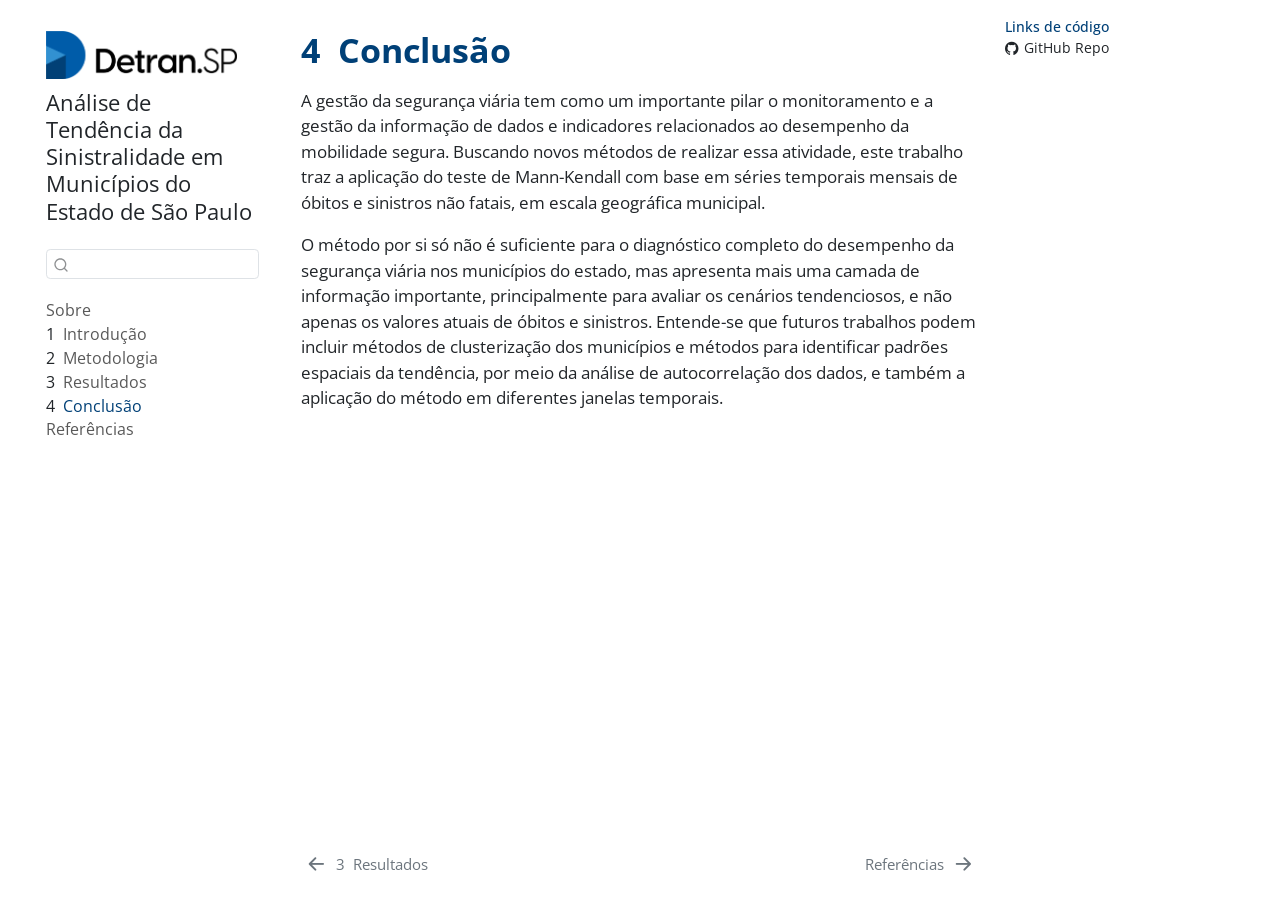
<file: docs/04-conclusao.html>
<!DOCTYPE html>
<html xmlns="http://www.w3.org/1999/xhtml" lang="pt-BR" xml:lang="pt-BR"><head>

<meta charset="utf-8">
<meta name="generator" content="quarto-1.7.29">

<meta name="viewport" content="width=device-width, initial-scale=1.0, user-scalable=yes">


<title>4&nbsp; Conclusão – Análise de Tendência da Sinistralidade em Municípios do Estado de São Paulo</title>
<style>
code{white-space: pre-wrap;}
span.smallcaps{font-variant: small-caps;}
div.columns{display: flex; gap: min(4vw, 1.5em);}
div.column{flex: auto; overflow-x: auto;}
div.hanging-indent{margin-left: 1.5em; text-indent: -1.5em;}
ul.task-list{list-style: none;}
ul.task-list li input[type="checkbox"] {
  width: 0.8em;
  margin: 0 0.8em 0.2em -1em; /* quarto-specific, see https://github.com/quarto-dev/quarto-cli/issues/4556 */ 
  vertical-align: middle;
}
</style>


<script src="site_libs/quarto-nav/quarto-nav.js"></script>
<script src="site_libs/quarto-nav/headroom.min.js"></script>
<script src="site_libs/clipboard/clipboard.min.js"></script>
<script src="site_libs/quarto-search/autocomplete.umd.js"></script>
<script src="site_libs/quarto-search/fuse.min.js"></script>
<script src="site_libs/quarto-search/quarto-search.js"></script>
<meta name="quarto:offset" content="./">
<link href="./05-referencias.html" rel="next">
<link href="./03-resultados.html" rel="prev">
<script src="site_libs/quarto-html/quarto.js" type="module"></script>
<script src="site_libs/quarto-html/tabsets/tabsets.js" type="module"></script>
<script src="site_libs/quarto-html/popper.min.js"></script>
<script src="site_libs/quarto-html/tippy.umd.min.js"></script>
<script src="site_libs/quarto-html/anchor.min.js"></script>
<link href="site_libs/quarto-html/tippy.css" rel="stylesheet">
<link href="site_libs/quarto-html/quarto-syntax-highlighting-0815c480559380816a4d1ea211a47e91.css" rel="stylesheet" id="quarto-text-highlighting-styles">
<script src="site_libs/bootstrap/bootstrap.min.js"></script>
<link href="site_libs/bootstrap/bootstrap-icons.css" rel="stylesheet">
<link href="site_libs/bootstrap/bootstrap-4c45f1c5df16a2c79d4b30ee417fadc2.min.css" rel="stylesheet" append-hash="true" id="quarto-bootstrap" data-mode="light">
<script id="quarto-search-options" type="application/json">{
  "location": "sidebar",
  "copy-button": false,
  "collapse-after": 3,
  "panel-placement": "start",
  "type": "textbox",
  "limit": 50,
  "keyboard-shortcut": [
    "f",
    "/",
    "s"
  ],
  "show-item-context": false,
  "language": {
    "search-no-results-text": "Nenhum resultado",
    "search-matching-documents-text": "documentos correspondentes",
    "search-copy-link-title": "Copiar link para a busca",
    "search-hide-matches-text": "Esconder correspondências adicionais",
    "search-more-match-text": "mais correspondência neste documento",
    "search-more-matches-text": "mais correspondências neste documento",
    "search-clear-button-title": "Limpar",
    "search-text-placeholder": "",
    "search-detached-cancel-button-title": "Cancelar",
    "search-submit-button-title": "Enviar",
    "search-label": "Procurar"
  }
}</script>


</head>

<body class="nav-sidebar floating quarto-light">

<div id="quarto-search-results"></div>
  <header id="quarto-header" class="headroom fixed-top">
  <nav class="quarto-secondary-nav">
    <div class="container-fluid d-flex">
      <button type="button" class="quarto-btn-toggle btn" data-bs-toggle="collapse" role="button" data-bs-target=".quarto-sidebar-collapse-item" aria-controls="quarto-sidebar" aria-expanded="false" aria-label="Alternar barra lateral" onclick="if (window.quartoToggleHeadroom) { window.quartoToggleHeadroom(); }">
        <i class="bi bi-layout-text-sidebar-reverse"></i>
      </button>
        <nav class="quarto-page-breadcrumbs" aria-label="breadcrumb"><ol class="breadcrumb"><li class="breadcrumb-item"><a href="./04-conclusao.html"><span class="chapter-number">4</span>&nbsp; <span class="chapter-title">Conclusão</span></a></li></ol></nav>
        <a class="flex-grow-1" role="navigation" data-bs-toggle="collapse" data-bs-target=".quarto-sidebar-collapse-item" aria-controls="quarto-sidebar" aria-expanded="false" aria-label="Alternar barra lateral" onclick="if (window.quartoToggleHeadroom) { window.quartoToggleHeadroom(); }">      
        </a>
      <button type="button" class="btn quarto-search-button" aria-label="Procurar" onclick="window.quartoOpenSearch();">
        <i class="bi bi-search"></i>
      </button>
    </div>
  </nav>
</header>
<!-- content -->
<div id="quarto-content" class="quarto-container page-columns page-rows-contents page-layout-article">
<!-- sidebar -->
  <nav id="quarto-sidebar" class="sidebar collapse collapse-horizontal quarto-sidebar-collapse-item sidebar-navigation floating overflow-auto">
    <div class="pt-lg-2 mt-2 text-left sidebar-header sidebar-header-stacked">
      <a href="./index.html" class="sidebar-logo-link">
      <img src="./img/POLI_HORIZONTAL_PNG.png" alt="" class="sidebar-logo py-0 d-lg-inline d-none">
      </a>
    <div class="sidebar-title mb-0 py-0">
      <a href="./">Análise de Tendência da Sinistralidade em Municípios do Estado de São Paulo</a> 
    </div>
      </div>
        <div class="mt-2 flex-shrink-0 align-items-center">
        <div class="sidebar-search">
        <div id="quarto-search" class="" title="Procurar"></div>
        </div>
        </div>
    <div class="sidebar-menu-container"> 
    <ul class="list-unstyled mt-1">
        <li class="sidebar-item">
  <div class="sidebar-item-container"> 
  <a href="./index.html" class="sidebar-item-text sidebar-link">
 <span class="menu-text">Sobre</span></a>
  </div>
</li>
        <li class="sidebar-item">
  <div class="sidebar-item-container"> 
  <a href="./01-introducao.html" class="sidebar-item-text sidebar-link">
 <span class="menu-text"><span class="chapter-number">1</span>&nbsp; <span class="chapter-title">Introdução</span></span></a>
  </div>
</li>
        <li class="sidebar-item">
  <div class="sidebar-item-container"> 
  <a href="./02-metodologia.html" class="sidebar-item-text sidebar-link">
 <span class="menu-text"><span class="chapter-number">2</span>&nbsp; <span class="chapter-title">Metodologia</span></span></a>
  </div>
</li>
        <li class="sidebar-item">
  <div class="sidebar-item-container"> 
  <a href="./03-resultados.html" class="sidebar-item-text sidebar-link">
 <span class="menu-text"><span class="chapter-number">3</span>&nbsp; <span class="chapter-title">Resultados</span></span></a>
  </div>
</li>
        <li class="sidebar-item">
  <div class="sidebar-item-container"> 
  <a href="./04-conclusao.html" class="sidebar-item-text sidebar-link active">
 <span class="menu-text"><span class="chapter-number">4</span>&nbsp; <span class="chapter-title">Conclusão</span></span></a>
  </div>
</li>
        <li class="sidebar-item">
  <div class="sidebar-item-container"> 
  <a href="./05-referencias.html" class="sidebar-item-text sidebar-link">
 <span class="menu-text">Referências</span></a>
  </div>
</li>
    </ul>
    </div>
</nav>
<div id="quarto-sidebar-glass" class="quarto-sidebar-collapse-item" data-bs-toggle="collapse" data-bs-target=".quarto-sidebar-collapse-item"></div>
<!-- margin-sidebar -->
    <div id="quarto-margin-sidebar" class="sidebar margin-sidebar">
        
    <div class="quarto-code-links"><h2>Links de código</h2><ul><li><a href="https://github.com/Detran-SP/tendencia_municipios/" target="_blank"><i class="bi bi-github"></i>GitHub Repo</a></li></ul></div></div>
<!-- main -->
<main class="content" id="quarto-document-content">

<header id="title-block-header" class="quarto-title-block default">
<div class="quarto-title">
<h1 class="title"><span id="sec-conclusion" class="quarto-section-identifier"><span class="chapter-number">4</span>&nbsp; <span class="chapter-title">Conclusão</span></span></h1>
</div>



<div class="quarto-title-meta">

    
  
    
  </div>
  


</header>


<p>A gestão da segurança viária tem como um importante pilar o monitoramento e a gestão da informação de dados e indicadores relacionados ao desempenho da mobilidade segura. Buscando novos métodos de realizar essa atividade, este trabalho traz a aplicação do teste de Mann-Kendall com base em séries temporais mensais de óbitos e sinistros não fatais, em escala geográfica municipal.</p>
<p>O método por si só não é suficiente para o diagnóstico completo do desempenho da segurança viária nos municípios do estado, mas apresenta mais uma camada de informação importante, principalmente para avaliar os cenários tendenciosos, e não apenas os valores atuais de óbitos e sinistros. Entende-se que futuros trabalhos podem incluir métodos de clusterização dos municípios e métodos para identificar padrões espaciais da tendência, por meio da análise de autocorrelação dos dados, e também a aplicação do método em diferentes janelas temporais.</p>



</main> <!-- /main -->
<script id="quarto-html-after-body" type="application/javascript">
  window.document.addEventListener("DOMContentLoaded", function (event) {
    const icon = "";
    const anchorJS = new window.AnchorJS();
    anchorJS.options = {
      placement: 'right',
      icon: icon
    };
    anchorJS.add('.anchored');
    const isCodeAnnotation = (el) => {
      for (const clz of el.classList) {
        if (clz.startsWith('code-annotation-')) {                     
          return true;
        }
      }
      return false;
    }
    const onCopySuccess = function(e) {
      // button target
      const button = e.trigger;
      // don't keep focus
      button.blur();
      // flash "checked"
      button.classList.add('code-copy-button-checked');
      var currentTitle = button.getAttribute("title");
      button.setAttribute("title", "Copiada");
      let tooltip;
      if (window.bootstrap) {
        button.setAttribute("data-bs-toggle", "tooltip");
        button.setAttribute("data-bs-placement", "left");
        button.setAttribute("data-bs-title", "Copiada");
        tooltip = new bootstrap.Tooltip(button, 
          { trigger: "manual", 
            customClass: "code-copy-button-tooltip",
            offset: [0, -8]});
        tooltip.show();    
      }
      setTimeout(function() {
        if (tooltip) {
          tooltip.hide();
          button.removeAttribute("data-bs-title");
          button.removeAttribute("data-bs-toggle");
          button.removeAttribute("data-bs-placement");
        }
        button.setAttribute("title", currentTitle);
        button.classList.remove('code-copy-button-checked');
      }, 1000);
      // clear code selection
      e.clearSelection();
    }
    const getTextToCopy = function(trigger) {
        const codeEl = trigger.previousElementSibling.cloneNode(true);
        for (const childEl of codeEl.children) {
          if (isCodeAnnotation(childEl)) {
            childEl.remove();
          }
        }
        return codeEl.innerText;
    }
    const clipboard = new window.ClipboardJS('.code-copy-button:not([data-in-quarto-modal])', {
      text: getTextToCopy
    });
    clipboard.on('success', onCopySuccess);
    if (window.document.getElementById('quarto-embedded-source-code-modal')) {
      const clipboardModal = new window.ClipboardJS('.code-copy-button[data-in-quarto-modal]', {
        text: getTextToCopy,
        container: window.document.getElementById('quarto-embedded-source-code-modal')
      });
      clipboardModal.on('success', onCopySuccess);
    }
      var localhostRegex = new RegExp(/^(?:http|https):\/\/localhost\:?[0-9]*\//);
      var mailtoRegex = new RegExp(/^mailto:/);
        var filterRegex = new RegExp('/' + window.location.host + '/');
      var isInternal = (href) => {
          return filterRegex.test(href) || localhostRegex.test(href) || mailtoRegex.test(href);
      }
      // Inspect non-navigation links and adorn them if external
     var links = window.document.querySelectorAll('a[href]:not(.nav-link):not(.navbar-brand):not(.toc-action):not(.sidebar-link):not(.sidebar-item-toggle):not(.pagination-link):not(.no-external):not([aria-hidden]):not(.dropdown-item):not(.quarto-navigation-tool):not(.about-link)');
      for (var i=0; i<links.length; i++) {
        const link = links[i];
        if (!isInternal(link.href)) {
          // undo the damage that might have been done by quarto-nav.js in the case of
          // links that we want to consider external
          if (link.dataset.originalHref !== undefined) {
            link.href = link.dataset.originalHref;
          }
        }
      }
    function tippyHover(el, contentFn, onTriggerFn, onUntriggerFn) {
      const config = {
        allowHTML: true,
        maxWidth: 500,
        delay: 100,
        arrow: false,
        appendTo: function(el) {
            return el.parentElement;
        },
        interactive: true,
        interactiveBorder: 10,
        theme: 'quarto',
        placement: 'bottom-start',
      };
      if (contentFn) {
        config.content = contentFn;
      }
      if (onTriggerFn) {
        config.onTrigger = onTriggerFn;
      }
      if (onUntriggerFn) {
        config.onUntrigger = onUntriggerFn;
      }
      window.tippy(el, config); 
    }
    const noterefs = window.document.querySelectorAll('a[role="doc-noteref"]');
    for (var i=0; i<noterefs.length; i++) {
      const ref = noterefs[i];
      tippyHover(ref, function() {
        // use id or data attribute instead here
        let href = ref.getAttribute('data-footnote-href') || ref.getAttribute('href');
        try { href = new URL(href).hash; } catch {}
        const id = href.replace(/^#\/?/, "");
        const note = window.document.getElementById(id);
        if (note) {
          return note.innerHTML;
        } else {
          return "";
        }
      });
    }
    const xrefs = window.document.querySelectorAll('a.quarto-xref');
    const processXRef = (id, note) => {
      // Strip column container classes
      const stripColumnClz = (el) => {
        el.classList.remove("page-full", "page-columns");
        if (el.children) {
          for (const child of el.children) {
            stripColumnClz(child);
          }
        }
      }
      stripColumnClz(note)
      if (id === null || id.startsWith('sec-')) {
        // Special case sections, only their first couple elements
        const container = document.createElement("div");
        if (note.children && note.children.length > 2) {
          container.appendChild(note.children[0].cloneNode(true));
          for (let i = 1; i < note.children.length; i++) {
            const child = note.children[i];
            if (child.tagName === "P" && child.innerText === "") {
              continue;
            } else {
              container.appendChild(child.cloneNode(true));
              break;
            }
          }
          if (window.Quarto?.typesetMath) {
            window.Quarto.typesetMath(container);
          }
          return container.innerHTML
        } else {
          if (window.Quarto?.typesetMath) {
            window.Quarto.typesetMath(note);
          }
          return note.innerHTML;
        }
      } else {
        // Remove any anchor links if they are present
        const anchorLink = note.querySelector('a.anchorjs-link');
        if (anchorLink) {
          anchorLink.remove();
        }
        if (window.Quarto?.typesetMath) {
          window.Quarto.typesetMath(note);
        }
        if (note.classList.contains("callout")) {
          return note.outerHTML;
        } else {
          return note.innerHTML;
        }
      }
    }
    for (var i=0; i<xrefs.length; i++) {
      const xref = xrefs[i];
      tippyHover(xref, undefined, function(instance) {
        instance.disable();
        let url = xref.getAttribute('href');
        let hash = undefined; 
        if (url.startsWith('#')) {
          hash = url;
        } else {
          try { hash = new URL(url).hash; } catch {}
        }
        if (hash) {
          const id = hash.replace(/^#\/?/, "");
          const note = window.document.getElementById(id);
          if (note !== null) {
            try {
              const html = processXRef(id, note.cloneNode(true));
              instance.setContent(html);
            } finally {
              instance.enable();
              instance.show();
            }
          } else {
            // See if we can fetch this
            fetch(url.split('#')[0])
            .then(res => res.text())
            .then(html => {
              const parser = new DOMParser();
              const htmlDoc = parser.parseFromString(html, "text/html");
              const note = htmlDoc.getElementById(id);
              if (note !== null) {
                const html = processXRef(id, note);
                instance.setContent(html);
              } 
            }).finally(() => {
              instance.enable();
              instance.show();
            });
          }
        } else {
          // See if we can fetch a full url (with no hash to target)
          // This is a special case and we should probably do some content thinning / targeting
          fetch(url)
          .then(res => res.text())
          .then(html => {
            const parser = new DOMParser();
            const htmlDoc = parser.parseFromString(html, "text/html");
            const note = htmlDoc.querySelector('main.content');
            if (note !== null) {
              // This should only happen for chapter cross references
              // (since there is no id in the URL)
              // remove the first header
              if (note.children.length > 0 && note.children[0].tagName === "HEADER") {
                note.children[0].remove();
              }
              const html = processXRef(null, note);
              instance.setContent(html);
            } 
          }).finally(() => {
            instance.enable();
            instance.show();
          });
        }
      }, function(instance) {
      });
    }
        let selectedAnnoteEl;
        const selectorForAnnotation = ( cell, annotation) => {
          let cellAttr = 'data-code-cell="' + cell + '"';
          let lineAttr = 'data-code-annotation="' +  annotation + '"';
          const selector = 'span[' + cellAttr + '][' + lineAttr + ']';
          return selector;
        }
        const selectCodeLines = (annoteEl) => {
          const doc = window.document;
          const targetCell = annoteEl.getAttribute("data-target-cell");
          const targetAnnotation = annoteEl.getAttribute("data-target-annotation");
          const annoteSpan = window.document.querySelector(selectorForAnnotation(targetCell, targetAnnotation));
          const lines = annoteSpan.getAttribute("data-code-lines").split(",");
          const lineIds = lines.map((line) => {
            return targetCell + "-" + line;
          })
          let top = null;
          let height = null;
          let parent = null;
          if (lineIds.length > 0) {
              //compute the position of the single el (top and bottom and make a div)
              const el = window.document.getElementById(lineIds[0]);
              top = el.offsetTop;
              height = el.offsetHeight;
              parent = el.parentElement.parentElement;
            if (lineIds.length > 1) {
              const lastEl = window.document.getElementById(lineIds[lineIds.length - 1]);
              const bottom = lastEl.offsetTop + lastEl.offsetHeight;
              height = bottom - top;
            }
            if (top !== null && height !== null && parent !== null) {
              // cook up a div (if necessary) and position it 
              let div = window.document.getElementById("code-annotation-line-highlight");
              if (div === null) {
                div = window.document.createElement("div");
                div.setAttribute("id", "code-annotation-line-highlight");
                div.style.position = 'absolute';
                parent.appendChild(div);
              }
              div.style.top = top - 2 + "px";
              div.style.height = height + 4 + "px";
              div.style.left = 0;
              let gutterDiv = window.document.getElementById("code-annotation-line-highlight-gutter");
              if (gutterDiv === null) {
                gutterDiv = window.document.createElement("div");
                gutterDiv.setAttribute("id", "code-annotation-line-highlight-gutter");
                gutterDiv.style.position = 'absolute';
                const codeCell = window.document.getElementById(targetCell);
                const gutter = codeCell.querySelector('.code-annotation-gutter');
                gutter.appendChild(gutterDiv);
              }
              gutterDiv.style.top = top - 2 + "px";
              gutterDiv.style.height = height + 4 + "px";
            }
            selectedAnnoteEl = annoteEl;
          }
        };
        const unselectCodeLines = () => {
          const elementsIds = ["code-annotation-line-highlight", "code-annotation-line-highlight-gutter"];
          elementsIds.forEach((elId) => {
            const div = window.document.getElementById(elId);
            if (div) {
              div.remove();
            }
          });
          selectedAnnoteEl = undefined;
        };
          // Handle positioning of the toggle
      window.addEventListener(
        "resize",
        throttle(() => {
          elRect = undefined;
          if (selectedAnnoteEl) {
            selectCodeLines(selectedAnnoteEl);
          }
        }, 10)
      );
      function throttle(fn, ms) {
      let throttle = false;
      let timer;
        return (...args) => {
          if(!throttle) { // first call gets through
              fn.apply(this, args);
              throttle = true;
          } else { // all the others get throttled
              if(timer) clearTimeout(timer); // cancel #2
              timer = setTimeout(() => {
                fn.apply(this, args);
                timer = throttle = false;
              }, ms);
          }
        };
      }
        // Attach click handler to the DT
        const annoteDls = window.document.querySelectorAll('dt[data-target-cell]');
        for (const annoteDlNode of annoteDls) {
          annoteDlNode.addEventListener('click', (event) => {
            const clickedEl = event.target;
            if (clickedEl !== selectedAnnoteEl) {
              unselectCodeLines();
              const activeEl = window.document.querySelector('dt[data-target-cell].code-annotation-active');
              if (activeEl) {
                activeEl.classList.remove('code-annotation-active');
              }
              selectCodeLines(clickedEl);
              clickedEl.classList.add('code-annotation-active');
            } else {
              // Unselect the line
              unselectCodeLines();
              clickedEl.classList.remove('code-annotation-active');
            }
          });
        }
    const findCites = (el) => {
      const parentEl = el.parentElement;
      if (parentEl) {
        const cites = parentEl.dataset.cites;
        if (cites) {
          return {
            el,
            cites: cites.split(' ')
          };
        } else {
          return findCites(el.parentElement)
        }
      } else {
        return undefined;
      }
    };
    var bibliorefs = window.document.querySelectorAll('a[role="doc-biblioref"]');
    for (var i=0; i<bibliorefs.length; i++) {
      const ref = bibliorefs[i];
      const citeInfo = findCites(ref);
      if (citeInfo) {
        tippyHover(citeInfo.el, function() {
          var popup = window.document.createElement('div');
          citeInfo.cites.forEach(function(cite) {
            var citeDiv = window.document.createElement('div');
            citeDiv.classList.add('hanging-indent');
            citeDiv.classList.add('csl-entry');
            var biblioDiv = window.document.getElementById('ref-' + cite);
            if (biblioDiv) {
              citeDiv.innerHTML = biblioDiv.innerHTML;
            }
            popup.appendChild(citeDiv);
          });
          return popup.innerHTML;
        });
      }
    }
  });
  </script>
<nav class="page-navigation">
  <div class="nav-page nav-page-previous">
      <a href="./03-resultados.html" class="pagination-link" aria-label="Resultados">
        <i class="bi bi-arrow-left-short"></i> <span class="nav-page-text"><span class="chapter-number">3</span>&nbsp; <span class="chapter-title">Resultados</span></span>
      </a>          
  </div>
  <div class="nav-page nav-page-next">
      <a href="./05-referencias.html" class="pagination-link" aria-label="Referências">
        <span class="nav-page-text">Referências</span> <i class="bi bi-arrow-right-short"></i>
      </a>
  </div>
</nav>
</div> <!-- /content -->




</body></html>
</file>
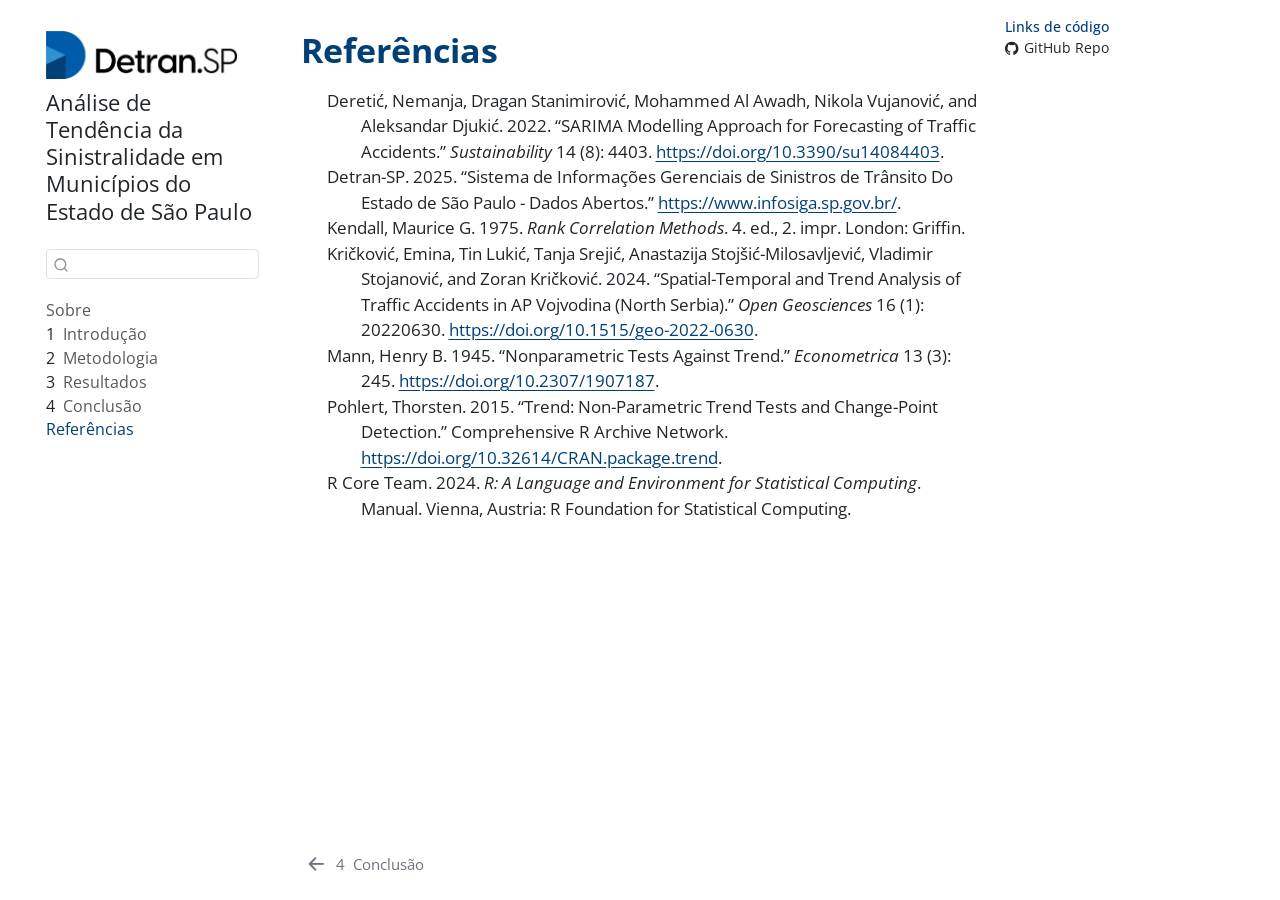
<file: docs/05-referencias.html>
<!DOCTYPE html>
<html xmlns="http://www.w3.org/1999/xhtml" lang="pt-BR" xml:lang="pt-BR"><head>

<meta charset="utf-8">
<meta name="generator" content="quarto-1.7.29">

<meta name="viewport" content="width=device-width, initial-scale=1.0, user-scalable=yes">


<title>Referências – Análise de Tendência da Sinistralidade em Municípios do Estado de São Paulo</title>
<style>
code{white-space: pre-wrap;}
span.smallcaps{font-variant: small-caps;}
div.columns{display: flex; gap: min(4vw, 1.5em);}
div.column{flex: auto; overflow-x: auto;}
div.hanging-indent{margin-left: 1.5em; text-indent: -1.5em;}
ul.task-list{list-style: none;}
ul.task-list li input[type="checkbox"] {
  width: 0.8em;
  margin: 0 0.8em 0.2em -1em; /* quarto-specific, see https://github.com/quarto-dev/quarto-cli/issues/4556 */ 
  vertical-align: middle;
}
/* CSS for citations */
div.csl-bib-body { }
div.csl-entry {
  clear: both;
}
.hanging-indent div.csl-entry {
  margin-left:2em;
  text-indent:-2em;
}
div.csl-left-margin {
  min-width:2em;
  float:left;
}
div.csl-right-inline {
  margin-left:2em;
  padding-left:1em;
}
div.csl-indent {
  margin-left: 2em;
}</style>


<script src="site_libs/quarto-nav/quarto-nav.js"></script>
<script src="site_libs/quarto-nav/headroom.min.js"></script>
<script src="site_libs/clipboard/clipboard.min.js"></script>
<script src="site_libs/quarto-search/autocomplete.umd.js"></script>
<script src="site_libs/quarto-search/fuse.min.js"></script>
<script src="site_libs/quarto-search/quarto-search.js"></script>
<meta name="quarto:offset" content="./">
<link href="./04-conclusao.html" rel="prev">
<script src="site_libs/quarto-html/quarto.js" type="module"></script>
<script src="site_libs/quarto-html/tabsets/tabsets.js" type="module"></script>
<script src="site_libs/quarto-html/popper.min.js"></script>
<script src="site_libs/quarto-html/tippy.umd.min.js"></script>
<script src="site_libs/quarto-html/anchor.min.js"></script>
<link href="site_libs/quarto-html/tippy.css" rel="stylesheet">
<link href="site_libs/quarto-html/quarto-syntax-highlighting-0815c480559380816a4d1ea211a47e91.css" rel="stylesheet" id="quarto-text-highlighting-styles">
<script src="site_libs/bootstrap/bootstrap.min.js"></script>
<link href="site_libs/bootstrap/bootstrap-icons.css" rel="stylesheet">
<link href="site_libs/bootstrap/bootstrap-4c45f1c5df16a2c79d4b30ee417fadc2.min.css" rel="stylesheet" append-hash="true" id="quarto-bootstrap" data-mode="light">
<script id="quarto-search-options" type="application/json">{
  "location": "sidebar",
  "copy-button": false,
  "collapse-after": 3,
  "panel-placement": "start",
  "type": "textbox",
  "limit": 50,
  "keyboard-shortcut": [
    "f",
    "/",
    "s"
  ],
  "show-item-context": false,
  "language": {
    "search-no-results-text": "Nenhum resultado",
    "search-matching-documents-text": "documentos correspondentes",
    "search-copy-link-title": "Copiar link para a busca",
    "search-hide-matches-text": "Esconder correspondências adicionais",
    "search-more-match-text": "mais correspondência neste documento",
    "search-more-matches-text": "mais correspondências neste documento",
    "search-clear-button-title": "Limpar",
    "search-text-placeholder": "",
    "search-detached-cancel-button-title": "Cancelar",
    "search-submit-button-title": "Enviar",
    "search-label": "Procurar"
  }
}</script>


</head>

<body class="nav-sidebar floating quarto-light">

<div id="quarto-search-results"></div>
  <header id="quarto-header" class="headroom fixed-top">
  <nav class="quarto-secondary-nav">
    <div class="container-fluid d-flex">
      <button type="button" class="quarto-btn-toggle btn" data-bs-toggle="collapse" role="button" data-bs-target=".quarto-sidebar-collapse-item" aria-controls="quarto-sidebar" aria-expanded="false" aria-label="Alternar barra lateral" onclick="if (window.quartoToggleHeadroom) { window.quartoToggleHeadroom(); }">
        <i class="bi bi-layout-text-sidebar-reverse"></i>
      </button>
        <nav class="quarto-page-breadcrumbs" aria-label="breadcrumb"><ol class="breadcrumb"><li class="breadcrumb-item"><a href="./05-referencias.html">Referências</a></li></ol></nav>
        <a class="flex-grow-1" role="navigation" data-bs-toggle="collapse" data-bs-target=".quarto-sidebar-collapse-item" aria-controls="quarto-sidebar" aria-expanded="false" aria-label="Alternar barra lateral" onclick="if (window.quartoToggleHeadroom) { window.quartoToggleHeadroom(); }">      
        </a>
      <button type="button" class="btn quarto-search-button" aria-label="Procurar" onclick="window.quartoOpenSearch();">
        <i class="bi bi-search"></i>
      </button>
    </div>
  </nav>
</header>
<!-- content -->
<div id="quarto-content" class="quarto-container page-columns page-rows-contents page-layout-article">
<!-- sidebar -->
  <nav id="quarto-sidebar" class="sidebar collapse collapse-horizontal quarto-sidebar-collapse-item sidebar-navigation floating overflow-auto">
    <div class="pt-lg-2 mt-2 text-left sidebar-header sidebar-header-stacked">
      <a href="./index.html" class="sidebar-logo-link">
      <img src="./img/POLI_HORIZONTAL_PNG.png" alt="" class="sidebar-logo py-0 d-lg-inline d-none">
      </a>
    <div class="sidebar-title mb-0 py-0">
      <a href="./">Análise de Tendência da Sinistralidade em Municípios do Estado de São Paulo</a> 
    </div>
      </div>
        <div class="mt-2 flex-shrink-0 align-items-center">
        <div class="sidebar-search">
        <div id="quarto-search" class="" title="Procurar"></div>
        </div>
        </div>
    <div class="sidebar-menu-container"> 
    <ul class="list-unstyled mt-1">
        <li class="sidebar-item">
  <div class="sidebar-item-container"> 
  <a href="./index.html" class="sidebar-item-text sidebar-link">
 <span class="menu-text">Sobre</span></a>
  </div>
</li>
        <li class="sidebar-item">
  <div class="sidebar-item-container"> 
  <a href="./01-introducao.html" class="sidebar-item-text sidebar-link">
 <span class="menu-text"><span class="chapter-number">1</span>&nbsp; <span class="chapter-title">Introdução</span></span></a>
  </div>
</li>
        <li class="sidebar-item">
  <div class="sidebar-item-container"> 
  <a href="./02-metodologia.html" class="sidebar-item-text sidebar-link">
 <span class="menu-text"><span class="chapter-number">2</span>&nbsp; <span class="chapter-title">Metodologia</span></span></a>
  </div>
</li>
        <li class="sidebar-item">
  <div class="sidebar-item-container"> 
  <a href="./03-resultados.html" class="sidebar-item-text sidebar-link">
 <span class="menu-text"><span class="chapter-number">3</span>&nbsp; <span class="chapter-title">Resultados</span></span></a>
  </div>
</li>
        <li class="sidebar-item">
  <div class="sidebar-item-container"> 
  <a href="./04-conclusao.html" class="sidebar-item-text sidebar-link">
 <span class="menu-text"><span class="chapter-number">4</span>&nbsp; <span class="chapter-title">Conclusão</span></span></a>
  </div>
</li>
        <li class="sidebar-item">
  <div class="sidebar-item-container"> 
  <a href="./05-referencias.html" class="sidebar-item-text sidebar-link active">
 <span class="menu-text">Referências</span></a>
  </div>
</li>
    </ul>
    </div>
</nav>
<div id="quarto-sidebar-glass" class="quarto-sidebar-collapse-item" data-bs-toggle="collapse" data-bs-target=".quarto-sidebar-collapse-item"></div>
<!-- margin-sidebar -->
    <div id="quarto-margin-sidebar" class="sidebar margin-sidebar">
        
    <div class="quarto-code-links"><h2>Links de código</h2><ul><li><a href="https://github.com/Detran-SP/tendencia_municipios/" target="_blank"><i class="bi bi-github"></i>GitHub Repo</a></li></ul></div></div>
<!-- main -->
<main class="content" id="quarto-document-content">

<header id="title-block-header" class="quarto-title-block default">
<div class="quarto-title">
<h1 class="title">Referências</h1>
</div>



<div class="quarto-title-meta">

    
  
    
  </div>
  


</header>


<div id="refs" class="references csl-bib-body hanging-indent" data-entry-spacing="0" role="list">
<div id="ref-dereticSARIMAModellingApproach2022" class="csl-entry" role="listitem">
Deretić, Nemanja, Dragan Stanimirović, Mohammed Al Awadh, Nikola
Vujanović, and Aleksandar Djukić. 2022. <span>“<span>SARIMA Modelling
Approach</span> for <span>Forecasting</span> of <span>Traffic
Accidents</span>.”</span> <em>Sustainability</em> 14 (8): 4403. <a href="https://doi.org/10.3390/su14084403">https://doi.org/10.3390/su14084403</a>.
</div>
<div id="ref-detran-spSistemaInformacoesGerenciais2025" class="csl-entry" role="listitem">
Detran-SP. 2025. <span>“Sistema de <span>Informações Gerenciais</span>
de <span>Sinistros</span> de <span>Trânsito</span> Do
<span>Estado</span> de <span>São Paulo</span> - <span>Dados</span>
Abertos.”</span> <a href="https://www.infosiga.sp.gov.br/">https://www.infosiga.sp.gov.br/</a>.
</div>
<div id="ref-kendallRankCorrelationMethods1975" class="csl-entry" role="listitem">
Kendall, Maurice G. 1975. <em>Rank Correlation Methods</em>. 4. ed., 2.
impr. London: Griffin.
</div>
<div id="ref-krickovicSpatialtemporalTrendAnalysis2024" class="csl-entry" role="listitem">
Kričković, Emina, Tin Lukić, Tanja Srejić, Anastazija
Stojšić-Milosavljević, Vladimir Stojanović, and Zoran Kričković. 2024.
<span>“Spatial-Temporal and Trend Analysis of Traffic Accidents in
<span>AP Vojvodina</span> (<span>North Serbia</span>).”</span> <em>Open
Geosciences</em> 16 (1): 20220630. <a href="https://doi.org/10.1515/geo-2022-0630">https://doi.org/10.1515/geo-2022-0630</a>.
</div>
<div id="ref-mannNonparametricTestsTrend1945" class="csl-entry" role="listitem">
Mann, Henry B. 1945. <span>“Nonparametric <span>Tests Against
Trend</span>.”</span> <em>Econometrica</em> 13 (3): 245. <a href="https://doi.org/10.2307/1907187">https://doi.org/10.2307/1907187</a>.
</div>
<div id="ref-pohlertTrendNonParametricTrend2015" class="csl-entry" role="listitem">
Pohlert, Thorsten. 2015. <span>“Trend: <span>Non-Parametric Trend
Tests</span> and <span>Change-Point Detection</span>.”</span>
Comprehensive R Archive Network. <a href="https://doi.org/10.32614/CRAN.package.trend">https://doi.org/10.32614/CRAN.package.trend</a>.
</div>
<div id="ref-rcoreteam2021" class="csl-entry" role="listitem">
R Core Team. 2024. <em>R: <span>A</span> Language and Environment for
Statistical Computing</em>. Manual. Vienna, Austria: R Foundation for
Statistical Computing.
</div>
</div>



</main> <!-- /main -->
<script id="quarto-html-after-body" type="application/javascript">
  window.document.addEventListener("DOMContentLoaded", function (event) {
    const icon = "";
    const anchorJS = new window.AnchorJS();
    anchorJS.options = {
      placement: 'right',
      icon: icon
    };
    anchorJS.add('.anchored');
    const isCodeAnnotation = (el) => {
      for (const clz of el.classList) {
        if (clz.startsWith('code-annotation-')) {                     
          return true;
        }
      }
      return false;
    }
    const onCopySuccess = function(e) {
      // button target
      const button = e.trigger;
      // don't keep focus
      button.blur();
      // flash "checked"
      button.classList.add('code-copy-button-checked');
      var currentTitle = button.getAttribute("title");
      button.setAttribute("title", "Copiada");
      let tooltip;
      if (window.bootstrap) {
        button.setAttribute("data-bs-toggle", "tooltip");
        button.setAttribute("data-bs-placement", "left");
        button.setAttribute("data-bs-title", "Copiada");
        tooltip = new bootstrap.Tooltip(button, 
          { trigger: "manual", 
            customClass: "code-copy-button-tooltip",
            offset: [0, -8]});
        tooltip.show();    
      }
      setTimeout(function() {
        if (tooltip) {
          tooltip.hide();
          button.removeAttribute("data-bs-title");
          button.removeAttribute("data-bs-toggle");
          button.removeAttribute("data-bs-placement");
        }
        button.setAttribute("title", currentTitle);
        button.classList.remove('code-copy-button-checked');
      }, 1000);
      // clear code selection
      e.clearSelection();
    }
    const getTextToCopy = function(trigger) {
        const codeEl = trigger.previousElementSibling.cloneNode(true);
        for (const childEl of codeEl.children) {
          if (isCodeAnnotation(childEl)) {
            childEl.remove();
          }
        }
        return codeEl.innerText;
    }
    const clipboard = new window.ClipboardJS('.code-copy-button:not([data-in-quarto-modal])', {
      text: getTextToCopy
    });
    clipboard.on('success', onCopySuccess);
    if (window.document.getElementById('quarto-embedded-source-code-modal')) {
      const clipboardModal = new window.ClipboardJS('.code-copy-button[data-in-quarto-modal]', {
        text: getTextToCopy,
        container: window.document.getElementById('quarto-embedded-source-code-modal')
      });
      clipboardModal.on('success', onCopySuccess);
    }
      var localhostRegex = new RegExp(/^(?:http|https):\/\/localhost\:?[0-9]*\//);
      var mailtoRegex = new RegExp(/^mailto:/);
        var filterRegex = new RegExp('/' + window.location.host + '/');
      var isInternal = (href) => {
          return filterRegex.test(href) || localhostRegex.test(href) || mailtoRegex.test(href);
      }
      // Inspect non-navigation links and adorn them if external
     var links = window.document.querySelectorAll('a[href]:not(.nav-link):not(.navbar-brand):not(.toc-action):not(.sidebar-link):not(.sidebar-item-toggle):not(.pagination-link):not(.no-external):not([aria-hidden]):not(.dropdown-item):not(.quarto-navigation-tool):not(.about-link)');
      for (var i=0; i<links.length; i++) {
        const link = links[i];
        if (!isInternal(link.href)) {
          // undo the damage that might have been done by quarto-nav.js in the case of
          // links that we want to consider external
          if (link.dataset.originalHref !== undefined) {
            link.href = link.dataset.originalHref;
          }
        }
      }
    function tippyHover(el, contentFn, onTriggerFn, onUntriggerFn) {
      const config = {
        allowHTML: true,
        maxWidth: 500,
        delay: 100,
        arrow: false,
        appendTo: function(el) {
            return el.parentElement;
        },
        interactive: true,
        interactiveBorder: 10,
        theme: 'quarto',
        placement: 'bottom-start',
      };
      if (contentFn) {
        config.content = contentFn;
      }
      if (onTriggerFn) {
        config.onTrigger = onTriggerFn;
      }
      if (onUntriggerFn) {
        config.onUntrigger = onUntriggerFn;
      }
      window.tippy(el, config); 
    }
    const noterefs = window.document.querySelectorAll('a[role="doc-noteref"]');
    for (var i=0; i<noterefs.length; i++) {
      const ref = noterefs[i];
      tippyHover(ref, function() {
        // use id or data attribute instead here
        let href = ref.getAttribute('data-footnote-href') || ref.getAttribute('href');
        try { href = new URL(href).hash; } catch {}
        const id = href.replace(/^#\/?/, "");
        const note = window.document.getElementById(id);
        if (note) {
          return note.innerHTML;
        } else {
          return "";
        }
      });
    }
    const xrefs = window.document.querySelectorAll('a.quarto-xref');
    const processXRef = (id, note) => {
      // Strip column container classes
      const stripColumnClz = (el) => {
        el.classList.remove("page-full", "page-columns");
        if (el.children) {
          for (const child of el.children) {
            stripColumnClz(child);
          }
        }
      }
      stripColumnClz(note)
      if (id === null || id.startsWith('sec-')) {
        // Special case sections, only their first couple elements
        const container = document.createElement("div");
        if (note.children && note.children.length > 2) {
          container.appendChild(note.children[0].cloneNode(true));
          for (let i = 1; i < note.children.length; i++) {
            const child = note.children[i];
            if (child.tagName === "P" && child.innerText === "") {
              continue;
            } else {
              container.appendChild(child.cloneNode(true));
              break;
            }
          }
          if (window.Quarto?.typesetMath) {
            window.Quarto.typesetMath(container);
          }
          return container.innerHTML
        } else {
          if (window.Quarto?.typesetMath) {
            window.Quarto.typesetMath(note);
          }
          return note.innerHTML;
        }
      } else {
        // Remove any anchor links if they are present
        const anchorLink = note.querySelector('a.anchorjs-link');
        if (anchorLink) {
          anchorLink.remove();
        }
        if (window.Quarto?.typesetMath) {
          window.Quarto.typesetMath(note);
        }
        if (note.classList.contains("callout")) {
          return note.outerHTML;
        } else {
          return note.innerHTML;
        }
      }
    }
    for (var i=0; i<xrefs.length; i++) {
      const xref = xrefs[i];
      tippyHover(xref, undefined, function(instance) {
        instance.disable();
        let url = xref.getAttribute('href');
        let hash = undefined; 
        if (url.startsWith('#')) {
          hash = url;
        } else {
          try { hash = new URL(url).hash; } catch {}
        }
        if (hash) {
          const id = hash.replace(/^#\/?/, "");
          const note = window.document.getElementById(id);
          if (note !== null) {
            try {
              const html = processXRef(id, note.cloneNode(true));
              instance.setContent(html);
            } finally {
              instance.enable();
              instance.show();
            }
          } else {
            // See if we can fetch this
            fetch(url.split('#')[0])
            .then(res => res.text())
            .then(html => {
              const parser = new DOMParser();
              const htmlDoc = parser.parseFromString(html, "text/html");
              const note = htmlDoc.getElementById(id);
              if (note !== null) {
                const html = processXRef(id, note);
                instance.setContent(html);
              } 
            }).finally(() => {
              instance.enable();
              instance.show();
            });
          }
        } else {
          // See if we can fetch a full url (with no hash to target)
          // This is a special case and we should probably do some content thinning / targeting
          fetch(url)
          .then(res => res.text())
          .then(html => {
            const parser = new DOMParser();
            const htmlDoc = parser.parseFromString(html, "text/html");
            const note = htmlDoc.querySelector('main.content');
            if (note !== null) {
              // This should only happen for chapter cross references
              // (since there is no id in the URL)
              // remove the first header
              if (note.children.length > 0 && note.children[0].tagName === "HEADER") {
                note.children[0].remove();
              }
              const html = processXRef(null, note);
              instance.setContent(html);
            } 
          }).finally(() => {
            instance.enable();
            instance.show();
          });
        }
      }, function(instance) {
      });
    }
        let selectedAnnoteEl;
        const selectorForAnnotation = ( cell, annotation) => {
          let cellAttr = 'data-code-cell="' + cell + '"';
          let lineAttr = 'data-code-annotation="' +  annotation + '"';
          const selector = 'span[' + cellAttr + '][' + lineAttr + ']';
          return selector;
        }
        const selectCodeLines = (annoteEl) => {
          const doc = window.document;
          const targetCell = annoteEl.getAttribute("data-target-cell");
          const targetAnnotation = annoteEl.getAttribute("data-target-annotation");
          const annoteSpan = window.document.querySelector(selectorForAnnotation(targetCell, targetAnnotation));
          const lines = annoteSpan.getAttribute("data-code-lines").split(",");
          const lineIds = lines.map((line) => {
            return targetCell + "-" + line;
          })
          let top = null;
          let height = null;
          let parent = null;
          if (lineIds.length > 0) {
              //compute the position of the single el (top and bottom and make a div)
              const el = window.document.getElementById(lineIds[0]);
              top = el.offsetTop;
              height = el.offsetHeight;
              parent = el.parentElement.parentElement;
            if (lineIds.length > 1) {
              const lastEl = window.document.getElementById(lineIds[lineIds.length - 1]);
              const bottom = lastEl.offsetTop + lastEl.offsetHeight;
              height = bottom - top;
            }
            if (top !== null && height !== null && parent !== null) {
              // cook up a div (if necessary) and position it 
              let div = window.document.getElementById("code-annotation-line-highlight");
              if (div === null) {
                div = window.document.createElement("div");
                div.setAttribute("id", "code-annotation-line-highlight");
                div.style.position = 'absolute';
                parent.appendChild(div);
              }
              div.style.top = top - 2 + "px";
              div.style.height = height + 4 + "px";
              div.style.left = 0;
              let gutterDiv = window.document.getElementById("code-annotation-line-highlight-gutter");
              if (gutterDiv === null) {
                gutterDiv = window.document.createElement("div");
                gutterDiv.setAttribute("id", "code-annotation-line-highlight-gutter");
                gutterDiv.style.position = 'absolute';
                const codeCell = window.document.getElementById(targetCell);
                const gutter = codeCell.querySelector('.code-annotation-gutter');
                gutter.appendChild(gutterDiv);
              }
              gutterDiv.style.top = top - 2 + "px";
              gutterDiv.style.height = height + 4 + "px";
            }
            selectedAnnoteEl = annoteEl;
          }
        };
        const unselectCodeLines = () => {
          const elementsIds = ["code-annotation-line-highlight", "code-annotation-line-highlight-gutter"];
          elementsIds.forEach((elId) => {
            const div = window.document.getElementById(elId);
            if (div) {
              div.remove();
            }
          });
          selectedAnnoteEl = undefined;
        };
          // Handle positioning of the toggle
      window.addEventListener(
        "resize",
        throttle(() => {
          elRect = undefined;
          if (selectedAnnoteEl) {
            selectCodeLines(selectedAnnoteEl);
          }
        }, 10)
      );
      function throttle(fn, ms) {
      let throttle = false;
      let timer;
        return (...args) => {
          if(!throttle) { // first call gets through
              fn.apply(this, args);
              throttle = true;
          } else { // all the others get throttled
              if(timer) clearTimeout(timer); // cancel #2
              timer = setTimeout(() => {
                fn.apply(this, args);
                timer = throttle = false;
              }, ms);
          }
        };
      }
        // Attach click handler to the DT
        const annoteDls = window.document.querySelectorAll('dt[data-target-cell]');
        for (const annoteDlNode of annoteDls) {
          annoteDlNode.addEventListener('click', (event) => {
            const clickedEl = event.target;
            if (clickedEl !== selectedAnnoteEl) {
              unselectCodeLines();
              const activeEl = window.document.querySelector('dt[data-target-cell].code-annotation-active');
              if (activeEl) {
                activeEl.classList.remove('code-annotation-active');
              }
              selectCodeLines(clickedEl);
              clickedEl.classList.add('code-annotation-active');
            } else {
              // Unselect the line
              unselectCodeLines();
              clickedEl.classList.remove('code-annotation-active');
            }
          });
        }
    const findCites = (el) => {
      const parentEl = el.parentElement;
      if (parentEl) {
        const cites = parentEl.dataset.cites;
        if (cites) {
          return {
            el,
            cites: cites.split(' ')
          };
        } else {
          return findCites(el.parentElement)
        }
      } else {
        return undefined;
      }
    };
    var bibliorefs = window.document.querySelectorAll('a[role="doc-biblioref"]');
    for (var i=0; i<bibliorefs.length; i++) {
      const ref = bibliorefs[i];
      const citeInfo = findCites(ref);
      if (citeInfo) {
        tippyHover(citeInfo.el, function() {
          var popup = window.document.createElement('div');
          citeInfo.cites.forEach(function(cite) {
            var citeDiv = window.document.createElement('div');
            citeDiv.classList.add('hanging-indent');
            citeDiv.classList.add('csl-entry');
            var biblioDiv = window.document.getElementById('ref-' + cite);
            if (biblioDiv) {
              citeDiv.innerHTML = biblioDiv.innerHTML;
            }
            popup.appendChild(citeDiv);
          });
          return popup.innerHTML;
        });
      }
    }
  });
  </script>
<nav class="page-navigation">
  <div class="nav-page nav-page-previous">
      <a href="./04-conclusao.html" class="pagination-link" aria-label="Conclusão">
        <i class="bi bi-arrow-left-short"></i> <span class="nav-page-text"><span class="chapter-number">4</span>&nbsp; <span class="chapter-title">Conclusão</span></span>
      </a>          
  </div>
  <div class="nav-page nav-page-next">
  </div>
</nav>
</div> <!-- /content -->




</body></html>
</file>
<file: docs/site_libs/quarto-html/tippy.css>
.tippy-box[data-animation=fade][data-state=hidden]{opacity:0}[data-tippy-root]{max-width:calc(100vw - 10px)}.tippy-box{position:relative;background-color:#333;color:#fff;border-radius:4px;font-size:14px;line-height:1.4;white-space:normal;outline:0;transition-property:transform,visibility,opacity}.tippy-box[data-placement^=top]>.tippy-arrow{bottom:0}.tippy-box[data-placement^=top]>.tippy-arrow:before{bottom:-7px;left:0;border-width:8px 8px 0;border-top-color:initial;transform-origin:center top}.tippy-box[data-placement^=bottom]>.tippy-arrow{top:0}.tippy-box[data-placement^=bottom]>.tippy-arrow:before{top:-7px;left:0;border-width:0 8px 8px;border-bottom-color:initial;transform-origin:center bottom}.tippy-box[data-placement^=left]>.tippy-arrow{right:0}.tippy-box[data-placement^=left]>.tippy-arrow:before{border-width:8px 0 8px 8px;border-left-color:initial;right:-7px;transform-origin:center left}.tippy-box[data-placement^=right]>.tippy-arrow{left:0}.tippy-box[data-placement^=right]>.tippy-arrow:before{left:-7px;border-width:8px 8px 8px 0;border-right-color:initial;transform-origin:center right}.tippy-box[data-inertia][data-state=visible]{transition-timing-function:cubic-bezier(.54,1.5,.38,1.11)}.tippy-arrow{width:16px;height:16px;color:#333}.tippy-arrow:before{content:"";position:absolute;border-color:transparent;border-style:solid}.tippy-content{position:relative;padding:5px 9px;z-index:1}
</file>
<file: docs/site_libs/quarto-html/quarto-syntax-highlighting-0815c480559380816a4d1ea211a47e91.css>
/* quarto syntax highlight colors */
:root {
  --quarto-hl-ot-color: #003B4F;
  --quarto-hl-at-color: #657422;
  --quarto-hl-ss-color: #20794D;
  --quarto-hl-an-color: #5E5E5E;
  --quarto-hl-fu-color: #4758AB;
  --quarto-hl-st-color: #20794D;
  --quarto-hl-cf-color: #003B4F;
  --quarto-hl-op-color: #5E5E5E;
  --quarto-hl-er-color: #AD0000;
  --quarto-hl-bn-color: #AD0000;
  --quarto-hl-al-color: #AD0000;
  --quarto-hl-va-color: #111111;
  --quarto-hl-bu-color: inherit;
  --quarto-hl-ex-color: inherit;
  --quarto-hl-pp-color: #AD0000;
  --quarto-hl-in-color: #5E5E5E;
  --quarto-hl-vs-color: #20794D;
  --quarto-hl-wa-color: #5E5E5E;
  --quarto-hl-do-color: #5E5E5E;
  --quarto-hl-im-color: #00769E;
  --quarto-hl-ch-color: #20794D;
  --quarto-hl-dt-color: #AD0000;
  --quarto-hl-fl-color: #AD0000;
  --quarto-hl-co-color: #5E5E5E;
  --quarto-hl-cv-color: #5E5E5E;
  --quarto-hl-cn-color: #8f5902;
  --quarto-hl-sc-color: #5E5E5E;
  --quarto-hl-dv-color: #AD0000;
  --quarto-hl-kw-color: #003B4F;
}

/* other quarto variables */
:root {
  --quarto-font-monospace: SFMono-Regular, Menlo, Monaco, Consolas, "Liberation Mono", "Courier New", monospace;
}

/* syntax highlight based on Pandoc's rules */
pre > code.sourceCode > span {
  color: #003B4F;
}

code.sourceCode > span {
  color: #003B4F;
}

div.sourceCode,
div.sourceCode pre.sourceCode {
  color: #003B4F;
}

/* Normal */
code span {
  color: #003B4F;
}

/* Alert */
code span.al {
  color: #AD0000;
  font-style: inherit;
}

/* Annotation */
code span.an {
  color: #5E5E5E;
  font-style: inherit;
}

/* Attribute */
code span.at {
  color: #657422;
  font-style: inherit;
}

/* BaseN */
code span.bn {
  color: #AD0000;
  font-style: inherit;
}

/* BuiltIn */
code span.bu {
  font-style: inherit;
}

/* ControlFlow */
code span.cf {
  color: #003B4F;
  font-weight: bold;
  font-style: inherit;
}

/* Char */
code span.ch {
  color: #20794D;
  font-style: inherit;
}

/* Constant */
code span.cn {
  color: #8f5902;
  font-style: inherit;
}

/* Comment */
code span.co {
  color: #5E5E5E;
  font-style: inherit;
}

/* CommentVar */
code span.cv {
  color: #5E5E5E;
  font-style: italic;
}

/* Documentation */
code span.do {
  color: #5E5E5E;
  font-style: italic;
}

/* DataType */
code span.dt {
  color: #AD0000;
  font-style: inherit;
}

/* DecVal */
code span.dv {
  color: #AD0000;
  font-style: inherit;
}

/* Error */
code span.er {
  color: #AD0000;
  font-style: inherit;
}

/* Extension */
code span.ex {
  font-style: inherit;
}

/* Float */
code span.fl {
  color: #AD0000;
  font-style: inherit;
}

/* Function */
code span.fu {
  color: #4758AB;
  font-style: inherit;
}

/* Import */
code span.im {
  color: #00769E;
  font-style: inherit;
}

/* Information */
code span.in {
  color: #5E5E5E;
  font-style: inherit;
}

/* Keyword */
code span.kw {
  color: #003B4F;
  font-weight: bold;
  font-style: inherit;
}

/* Operator */
code span.op {
  color: #5E5E5E;
  font-style: inherit;
}

/* Other */
code span.ot {
  color: #003B4F;
  font-style: inherit;
}

/* Preprocessor */
code span.pp {
  color: #AD0000;
  font-style: inherit;
}

/* SpecialChar */
code span.sc {
  color: #5E5E5E;
  font-style: inherit;
}

/* SpecialString */
code span.ss {
  color: #20794D;
  font-style: inherit;
}

/* String */
code span.st {
  color: #20794D;
  font-style: inherit;
}

/* Variable */
code span.va {
  color: #111111;
  font-style: inherit;
}

/* VerbatimString */
code span.vs {
  color: #20794D;
  font-style: inherit;
}

/* Warning */
code span.wa {
  color: #5E5E5E;
  font-style: italic;
}

.prevent-inlining {
  content: "</";
}

/*# sourceMappingURL=d398365ccb532ba00fe56d6aa1025863.css.map */
</file>
